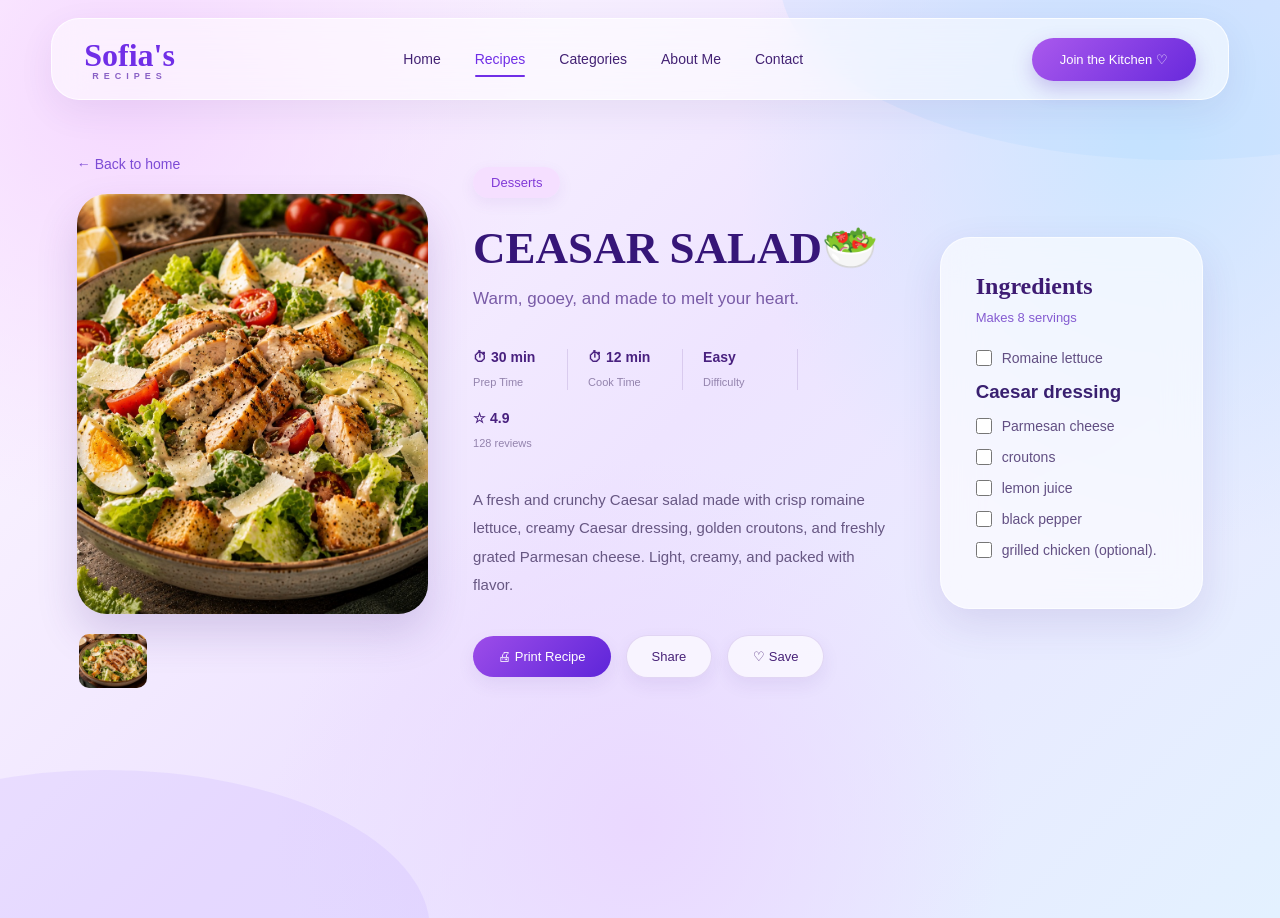
<file: cesarsalad.html>
<!DOCTYPE html>


<html>
<head>

    

    <title>Sofia's Recipes</title>

    <link rel="stylesheet" href="style.css">

</head>
<script>
    function changeImage(image){
        document.getElementById("mainImage").src=image.src;
    }
</script>
<body>

<header>

    <div class="logo">
        Sofia's
        <span>RECIPES</span>
    </div>

    <nav>

        <a href="index.html">Home</a>

        <a href="#" class="active">Recipes</a>

        <a href="#">Categories</a>

        <a href="#">About Me</a>

        <a href="#">Contact</a>

    </nav>

    <button class="join-btn">
        Join the Kitchen ♡
    </button>

</header>


<main class="recipe-page">


    <section class="recipe-image-section">

        <a class="back" href="index.html">
            ← Back to home
        </a>

        <img
            src="images/Ceasarsalad.jpeg"
            class="main-recipe-image"
            id="mainImage"
        >

        <div class="small-images">

            <img src="images/Ceasarsalad1.jpeg"
            onclick="changeImage(this)">
            
            
        </div>

    </section>

    <section class="recipe-info">

        <span class="category">
            Desserts
        </span>

        <h1>
           CEASAR SALAD🥗
        </h1>

        <h3>
            Warm, gooey, and made to melt your heart.
        </h3>


        <div class="details">

            <div>
                <b>⏱ 30 min</b>
                <span>Prep Time</span>
            </div>

            <div>
                <b>⏱ 12 min</b>
                <span>Cook Time</span>
            </div>

            <div>
                <b>Easy</b>
                <span>Difficulty</span>
            </div>

            <div>
                <b>☆ 4.9</b>
                <span>128 reviews</span>
            </div>

        </div>


        <p class="description">

        A fresh and crunchy Caesar salad made with crisp romaine lettuce,
         creamy Caesar dressing, golden croutons, and freshly grated Parmesan cheese. 
         Light, creamy, and packed with flavor.     

        </p>


        <div class="recipe-buttons">

            <button class="purple-btn">
                🖨 Print Recipe
            </button>

            <button>
                Share
            </button>

            <button>
                ♡ Save
            </button>

        </div>

    </section>


    <!-- INGREDIENTS -->

    <aside class="ingredients">

        <h2>
            Ingredients
        </h2>


        <p>
            Makes 8 servings
        </p>


        <label>
            <input type="checkbox">
             Romaine lettuce
        </label>


        


        <h3>
           Caesar dressing 
        </h3>


        <label>
            <input type="checkbox">
            Parmesan cheese
        </label>


        <label>
            <input type="checkbox">
           croutons
        </label>


        <label>
            <input type="checkbox">
             lemon juice
        </label>


        <label>
            <input type="checkbox">
            black pepper
        </label>


        <label>
            <input type="checkbox">
           grilled chicken (optional).
        </label>


    
    </aside>




</main>


</body>
</html>
</file>
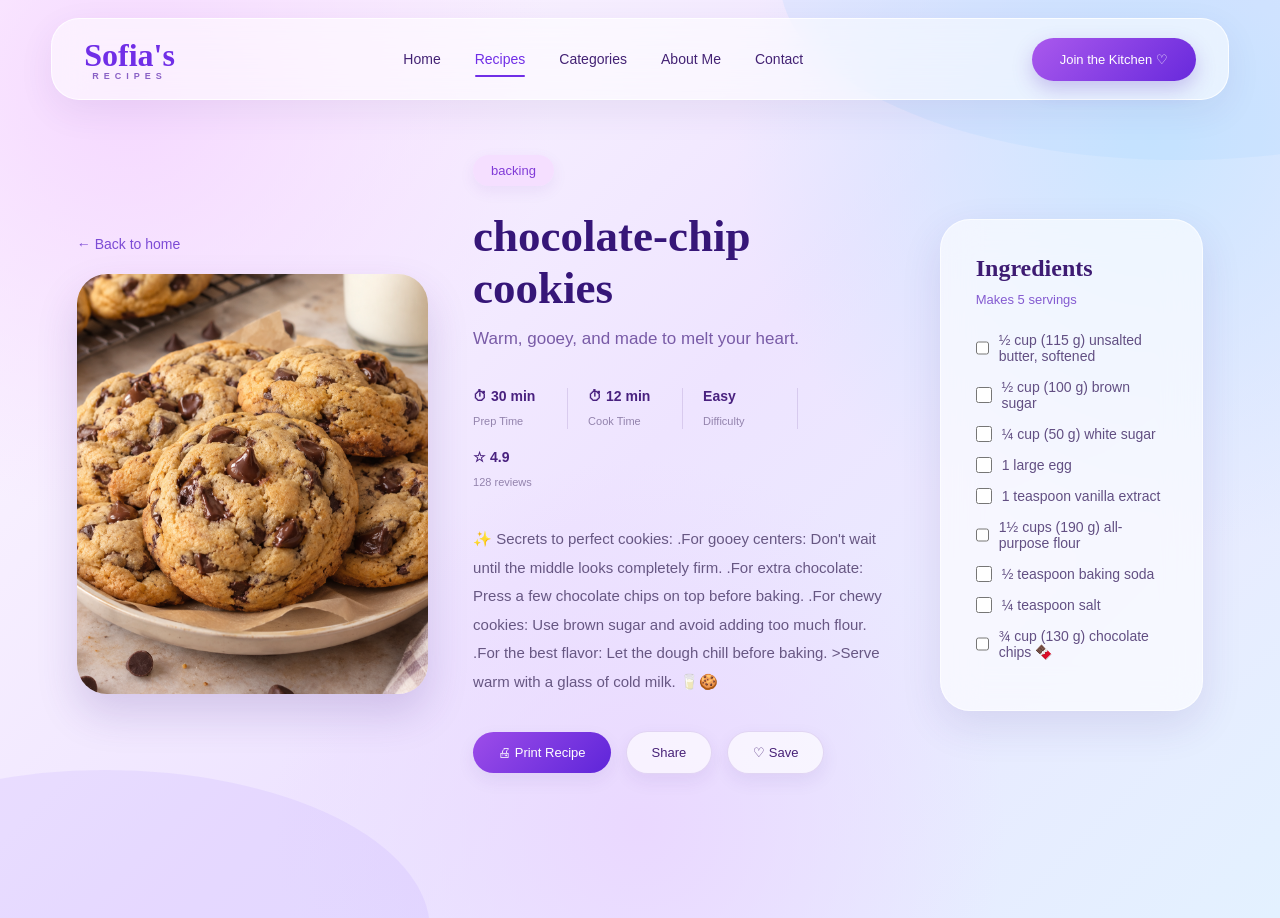
<file: chocolatechipcokies.html>
<!DOCTYPE html>


<html>
<head>

    

    <title>Sofia's Recipes</title>

    <link rel="stylesheet" href="style.css">

</head>
<script>
    function changeImage(image){
        document.getElementById("mainImage").src=image.src;
    }
</script>
<body>

<header>

    <div class="logo">
        Sofia's
        <span>RECIPES</span>
    </div>

    <nav>

        <a href="index.html">Home</a>

        <a href="#" class="active">Recipes</a>

        <a href="#">Categories</a>

        <a href="#">About Me</a>

        <a href="#">Contact</a>

    </nav>

    <button class="join-btn">
        Join the Kitchen ♡
    </button>

</header>


<main class="recipe-page">


    <section class="recipe-image-section">

        <a class="back" href="#">
            ← Back to home
        </a>

        <img
            src="images/chocolatechipcookies.png"
            class="main-recipe-image"
            id="mainImage"
        >

        
    </section>

    <section class="recipe-info">

        <span class="category">
            backing
        </span>

        <h1>
            chocolate-chip cookies
        </h1>

        <h3>
            Warm, gooey, and made to melt your heart.
        </h3>


        <div class="details">

            <div>
                <b>⏱ 30 min</b>
                <span>Prep Time</span>
            </div>

            <div>
                <b>⏱ 12 min</b>
                <span>Cook Time</span>
            </div>

            <div>
                <b>Easy</b>
                <span>Difficulty</span>
            </div>

            <div>
                <b>☆ 4.9</b>
                <span>128 reviews</span>
            </div>

        </div>


        <p class="description">

             ✨ Secrets to perfect cookies:

.For gooey centers: Don't wait until the middle looks completely firm.

.For extra chocolate: Press a few chocolate chips on top before baking.

.For chewy cookies: Use brown sugar and avoid adding too much flour.

.For the best flavor: Let the dough chill before baking.

>Serve warm with a glass of cold milk. 🥛🍪
        </p>


        <div class="recipe-buttons">

            <button class="purple-btn">
                🖨 Print Recipe
            </button>

            <button>
                Share
            </button>

            <button>
                ♡ Save
            </button>

        </div>

    </section>


    <!-- INGREDIENTS -->

    <aside class="ingredients">

        <h2>
            Ingredients
        </h2>


        <p>
            Makes 5 servings
        </p>


        <label>
            <input type="checkbox">
           ½ cup (115 g) unsalted butter, softened
        </label>


        <label>
            <input type="checkbox">
           ½ cup (100 g) brown sugar
            
        </label>


        


        <label>
            <input type="checkbox">
            ¼ cup (50 g) white sugar
        </label>


        <label>
            <input type="checkbox">
           1 large egg
        </label>


        <label>
            <input type="checkbox">
          1 teaspoon vanilla extract  
        </label>


        <label>
            <input type="checkbox">
           1½ cups (190 g) all-purpose flour
        </label>


        <label>
            <input type="checkbox">
           ½ teaspoon baking soda
        </label>


        <label>
            <input type="checkbox">
            ¼ teaspoon salt
        </label>


        


        <label>
            <input type="checkbox">
            ¾ cup (130 g) chocolate chips 🍫
        </label>


    </aside>




</main>


</body>
</html>
</file>
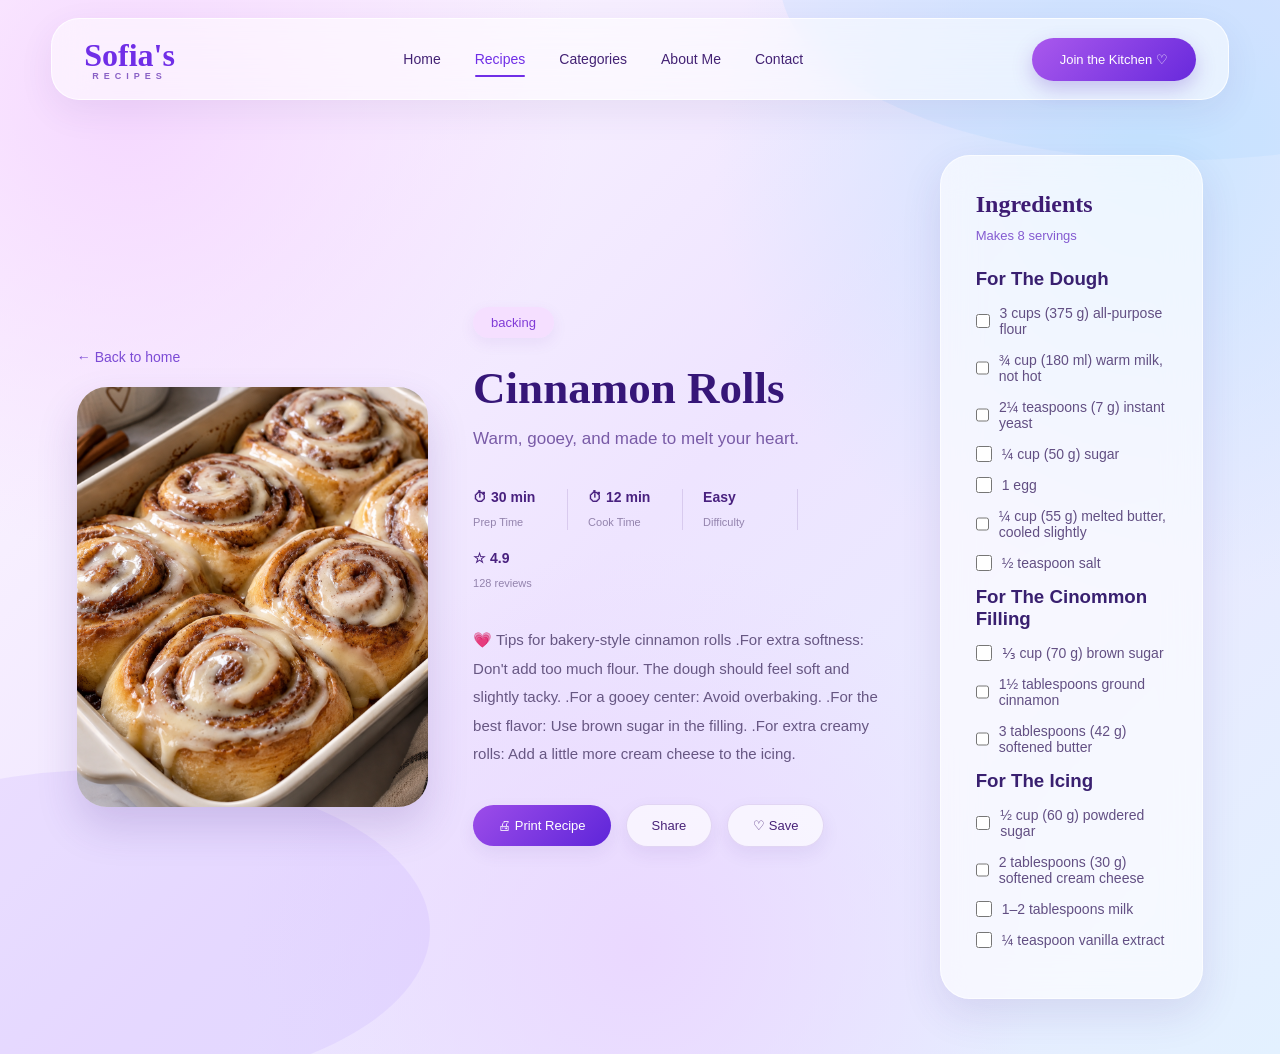
<file: cinnnomonrolls.html>
<!DOCTYPE html>


<html>
<head>

    

    <title>Sofia's Recipes</title>

    <link rel="stylesheet" href="style.css">

</head>
<script>
    function changeImage(image){
        document.getElementById("mainImage").src=image.src;
    }
</script>
<body>

<header>

    <div class="logo">
        Sofia's
        <span>RECIPES</span>
    </div>

    <nav>

        <a href="index.html">Home</a>

        <a href="#" class="active">Recipes</a>

        <a href="#">Categories</a>

        <a href="#">About Me</a>

        <a href="#">Contact</a>

    </nav>

    <button class="join-btn">
        Join the Kitchen ♡
    </button>

</header>


<main class="recipe-page">


    <section class="recipe-image-section">

        <a class="back" href="index.html">
            ← Back to home
        </a>

        <img
            src="images/cinnomonrolls.png"
            class="main-recipe-image"
            id="mainImage"
        >

        
    </section>

    <section class="recipe-info">

        <span class="category">
            backing
        </span>

        <h1>
            Cinnamon Rolls
        </h1>

        <h3>
            Warm, gooey, and made to melt your heart.
        </h3>


        <div class="details">

            <div>
                <b>⏱ 30 min</b>
                <span>Prep Time</span>
            </div>

            <div>
                <b>⏱ 12 min</b>
                <span>Cook Time</span>
            </div>

            <div>
                <b>Easy</b>
                <span>Difficulty</span>
            </div>

            <div>
                <b>☆ 4.9</b>
                <span>128 reviews</span>
            </div>

        </div>


        <p class="description">

             💗 Tips for bakery-style cinnamon rolls

.For extra softness: Don't add too much flour. The dough should feel soft and slightly tacky.

.For a gooey center: Avoid overbaking.

.For the best flavor: Use brown sugar in the filling.

.For extra creamy rolls: Add a little more cream cheese to the icing.
        </p>


        <div class="recipe-buttons">

            <button class="purple-btn">
                🖨 Print Recipe
            </button>

            <button>
                Share
            </button>

            <button>
                ♡ Save
            </button>

        </div>

    </section>


    <!-- INGREDIENTS -->

    <aside class="ingredients">

        <h2>
            Ingredients
        </h2>


        <p>
            Makes 8 servings
        </p>


        <h3>For The Dough</h3>


        
        <label>
            <input type="checkbox">
           3 cups (375 g) all-purpose flour
        </label>


        <label>
            <input type="checkbox">
           ¾ cup (180 ml) warm milk, not hot
            
        </label>

        <label>
            <input type="checkbox">
            2¼ teaspoons (7 g) instant yeast
        </label>


        <label>
            <input type="checkbox">
           ¼ cup (50 g) sugar
        </label>


        <label>
            <input type="checkbox">
          1 egg  
        </label>


        <label>
            <input type="checkbox">
           ¼ cup (55 g) melted butter, cooled slightly
        </label>


        <label>
            <input type="checkbox">
           ½ teaspoon salt
        </label>



        <h3>For The Cinommon Filling</h3>



        <label>
            <input type="checkbox">
           ⅓ cup (70 g) brown sugar

        </label>

        <label>
            <input type="checkbox">
           1½ tablespoons ground cinnamon
        </label>

        <label>
            <input type="checkbox">
            3 tablespoons (42 g) softened butter
        </label>



            <h3>For The Icing</h3>



        <label>
            <input type="checkbox">
           ½ cup (60 g) powdered sugar
        </label>

        <label>
            <input type="checkbox">
            2 tablespoons (30 g) softened cream cheese
        </label>

        <label>
            <input type="checkbox">
           1–2 tablespoons milk
        </label>

        <label>
            <input type="checkbox">
        ¼ teaspoon vanilla extract    
        </label>

    </aside>




</main>


</body>
</html>
</file>
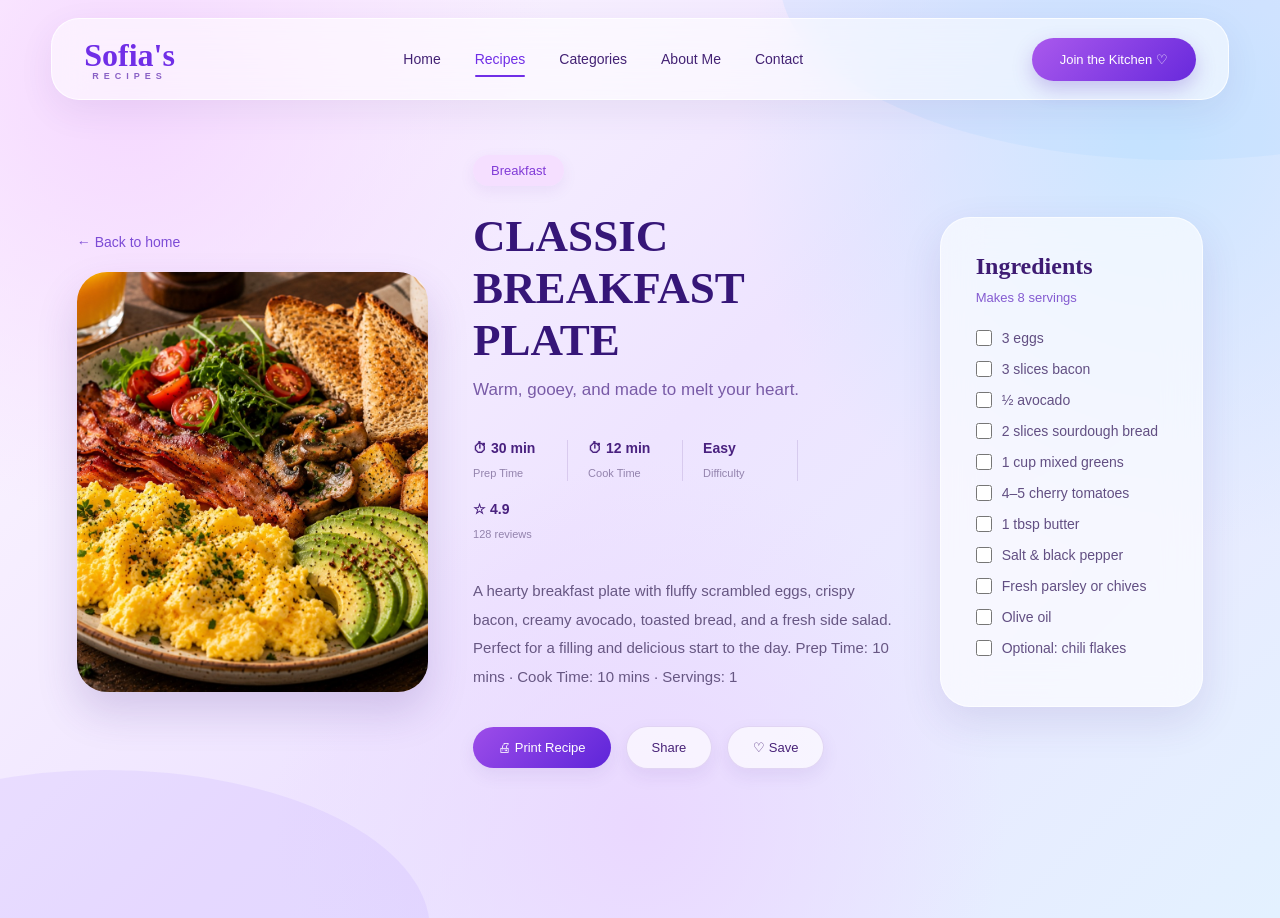
<file: classicbreakfastplate.html>
<!DOCTYPE html>


<html>
<head>

    

    <title>Sofia's Recipes</title>

    <link rel="stylesheet" href="style.css">

</head>
<script>
    function changeImage(image){
        document.getElementById("mainImage").src=image.src;
    }
</script>
<body>

<header>

    <div class="logo">
        Sofia's
        <span>RECIPES</span>
    </div>

    <nav>

        <a href="index.html">Home</a>

        <a href="breakfast.html" class="active">Recipes</a>

        <a href="#">Categories</a>

        <a href="#">About Me</a>

        <a href="#">Contact</a>

    </nav>

    <button class="join-btn">
        Join the Kitchen ♡
    </button>

</header>


<main class="recipe-page">


    <section class="recipe-image-section">

        <a class="back" href="index.html">
            ← Back to home
        </a>

        <img
            src="images/classicbreakfastplate.jpeg"
            class="main-recipe-image"
            id="mainImage"
        >

        

    </section>

    <section class="recipe-info">

        <span class="category">
           Breakfast
        </span>

        <h1>
            CLASSIC BREAKFAST PLATE
        </h1>

        <h3>
            Warm, gooey, and made to melt your heart.
        </h3>


        <div class="details">

            <div>
                <b>⏱ 30 min</b>
                <span>Prep Time</span>
            </div>

            <div>
                <b>⏱ 12 min</b>
                <span>Cook Time</span>
            </div>

            <div>
                <b>Easy</b>
                <span>Difficulty</span>
            </div>

            <div>
                <b>☆ 4.9</b>
                <span>128 reviews</span>
            </div>

        </div>


        <p class="description">

            A hearty breakfast plate with fluffy scrambled eggs, crispy bacon, creamy avocado,
             toasted bread, and a fresh side salad. Perfect for a filling and delicious start to the day.
            Prep Time: 10 mins · Cook Time: 10 mins · Servings: 1

        </p>


        <div class="recipe-buttons">

            <button class="purple-btn">
                🖨 Print Recipe
            </button>

            <button>
                Share
            </button>

            <button>
                ♡ Save
            </button>

        </div>

    </section>


    <!-- INGREDIENTS -->

    <aside class="ingredients">

        <h2>
            Ingredients
        </h2>


        <p>
            Makes 8 servings
        </p>


        <label>
            <input type="checkbox">
            3 eggs
        </label>


        <label>
            <input type="checkbox">
           3 slices bacon
        </label>


        


        <label>
            <input type="checkbox">
           ½ avocado
        </label>


        <label>
            <input type="checkbox">
          2 slices sourdough bread
        </label>


        <label>
            <input type="checkbox">
           1 cup mixed greens 
        </label>


        <label>
            <input type="checkbox">
            4–5 cherry tomatoes
        </label>


        <label>
            <input type="checkbox">
           1 tbsp butter
        </label>


        <label>
            <input type="checkbox">
           Salt & black pepper
        </label>


        


        <label>
            <input type="checkbox">
           Fresh parsley or chives 
        </label>


        <label>
            <input type="checkbox">
            Olive oil
        </label>


        <label>
            <input type="checkbox">
            Optional: chili flakes
        </label>

    </aside>




</main>


</body>
</html>
</file>
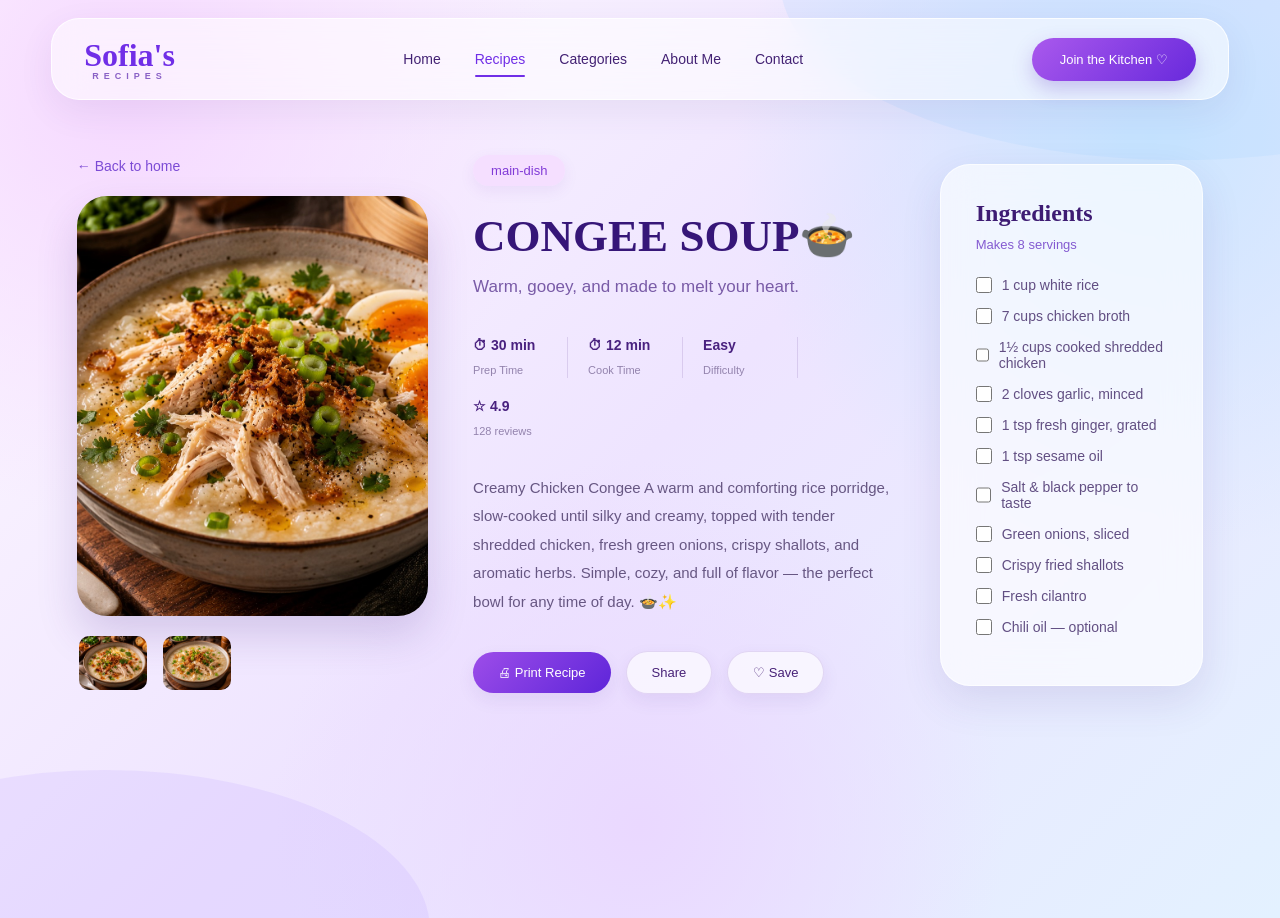
<file: Congeesoup.html>
<!DOCTYPE html>


<html>
<head>

    

    <title>Sofia's Recipes</title>

    <link rel="stylesheet" href="style.css">

</head>
<script>
    function changeImage(image){
        document.getElementById("mainImage").src=image.src;
    }
</script>
<body>

<header>

    <div class="logo">
        Sofia's
        <span>RECIPES</span>
    </div>

    <nav>

        <a href="index.html">Home</a>

        <a href="#" class="active">Recipes</a>

        <a href="#">Categories</a>

        <a href="#">About Me</a>

        <a href="#">Contact</a>

    </nav>

    <button class="join-btn">
        Join the Kitchen ♡
    </button>

</header>


<main class="recipe-page">


    <section class="recipe-image-section">

        <a class="back" href="index.html">
            ← Back to home
        </a>

        <img
            src="images/kongesoup.jpeg"
            class="main-recipe-image"
            id="mainImage"
        >

        <div class="small-images">

            <img src="images/konge2.jpeg"
            onclick="changeImage(this)">
            <img src="images/konge1.jpeg"
             onclick="changeImage(this)">
            
        </div>

    </section>

    <section class="recipe-info">

        <span class="category">
            main-dish
        </span>

        <h1>
            CONGEE SOUP🍲
        </h1>

        <h3>
            Warm, gooey, and made to melt your heart.
        </h3>


        <div class="details">

            <div>
                <b>⏱ 30 min</b>
                <span>Prep Time</span>
            </div>

            <div>
                <b>⏱ 12 min</b>
                <span>Cook Time</span>
            </div>

            <div>
                <b>Easy</b>
                <span>Difficulty</span>
            </div>

            <div>
                <b>☆ 4.9</b>
                <span>128 reviews</span>
            </div>

        </div>


        <p class="description">

             Creamy Chicken Congee
            A warm and comforting rice porridge, slow-cooked until silky and creamy,
        topped with tender shredded chicken, fresh green onions, crispy shallots, and aromatic herbs.
        Simple, cozy, and full of flavor — the perfect bowl for any time of day. 🍲✨

        </p>


        <div class="recipe-buttons">

            <button class="purple-btn">
                🖨 Print Recipe
            </button>

            <button>
                Share
            </button>

            <button>
                ♡ Save
            </button>

        </div>

    </section>


    <!-- INGREDIENTS -->

    <aside class="ingredients">

        <h2>
            Ingredients
        </h2>


        <p>
            Makes 8 servings
        </p>


        <label>
            <input type="checkbox">
            1 cup white rice
        </label>


        <label>
            <input type="checkbox">
           7 cups chicken broth
        </label>


        


        <label>
            <input type="checkbox">
            1½ cups cooked shredded chicken
        </label>


        <label>
            <input type="checkbox">
           2 cloves garlic, minced
        </label>


        <label>
            <input type="checkbox">
            1 tsp fresh ginger, grated
        </label>


        <label>
            <input type="checkbox">
            1 tsp sesame oil
        </label>


        <label>
            <input type="checkbox">
           Salt & black pepper to taste
        </label>


        <label>
            <input type="checkbox">
            Green onions, sliced
        </label>


        


        <label>
            <input type="checkbox">
            Crispy fried shallots
        </label>


        <label>
            <input type="checkbox">
            Fresh cilantro
        </label>


        <label>
            <input type="checkbox">
            Chili oil — optional
        </label>

    </aside>




</main>


</body>
</html>
</file>
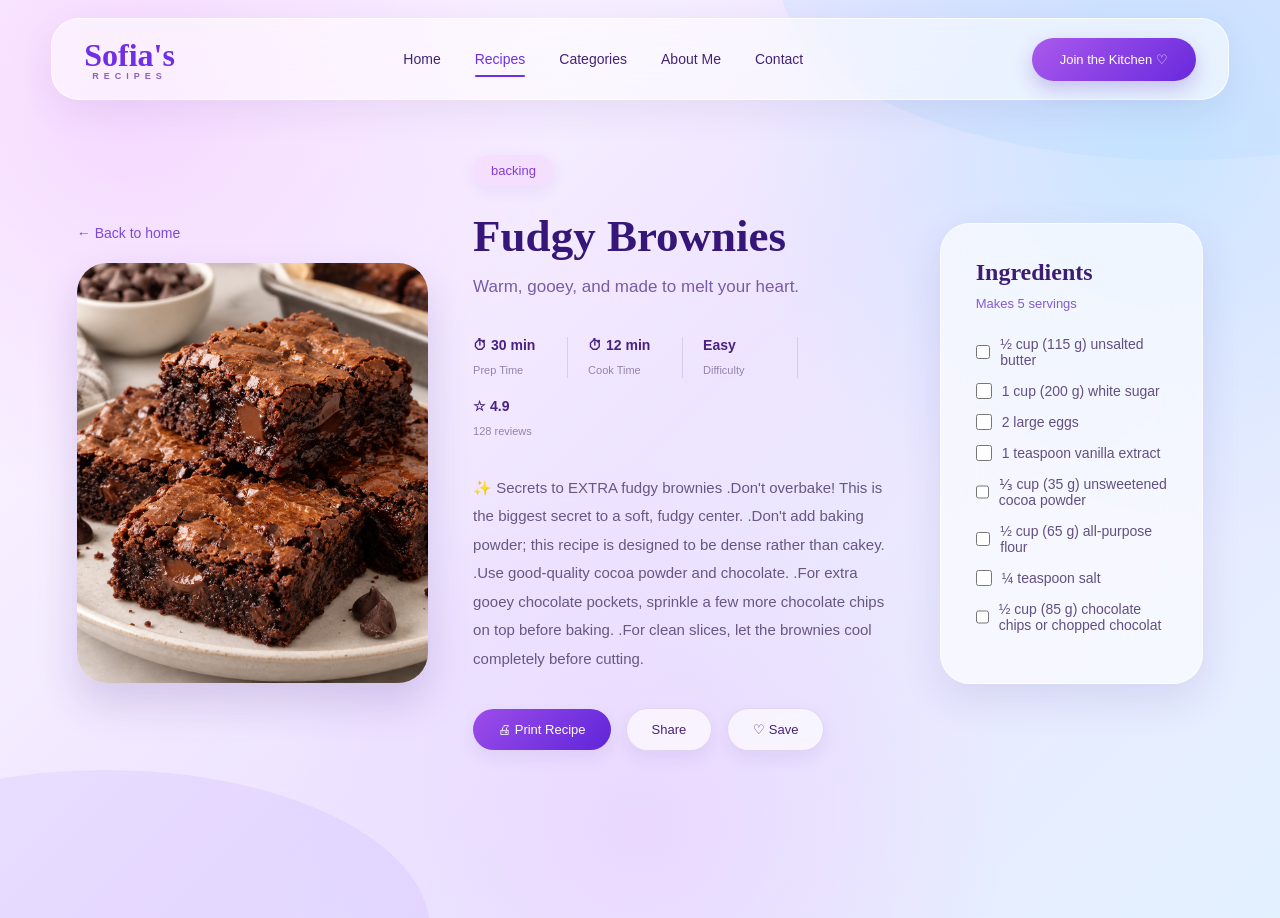
<file: fudgy-brownies.html>
<!DOCTYPE html>


<html>
<head>

    

    <title>Sofia's Recipes</title>

    <link rel="stylesheet" href="style.css">

</head>
<script>
    function changeImage(image){
        document.getElementById("mainImage").src=image.src;
    }
</script>
<body>

<header>

    <div class="logo">
        Sofia's
        <span>RECIPES</span>
    </div>

    <nav>

        <a href="index.html">Home</a>

        <a href="#" class="active">Recipes</a>

        <a href="#">Categories</a>

        <a href="#">About Me</a>

        <a href="#">Contact</a>

    </nav>

    <button class="join-btn">
        Join the Kitchen ♡
    </button>

</header>


<main class="recipe-page">


    <section class="recipe-image-section">

        <a class="back" href="#">
            ← Back to home
        </a>

        <img
            src="images/fudgybrownies.png"
            class="main-recipe-image"
            id="mainImage"
        >

        
    </section>

    <section class="recipe-info">

        <span class="category">
            backing
        </span>

        <h1>
           Fudgy Brownies
        </h1>

        <h3>
            Warm, gooey, and made to melt your heart.
        </h3>


        <div class="details">

            <div>
                <b>⏱ 30 min</b>
                <span>Prep Time</span>
            </div>

            <div>
                <b>⏱ 12 min</b>
                <span>Cook Time</span>
            </div>

            <div>
                <b>Easy</b>
                <span>Difficulty</span>
            </div>

            <div>
                <b>☆ 4.9</b>
                <span>128 reviews</span>
            </div>

        </div>


        <p class="description">

             ✨ Secrets to EXTRA fudgy brownies

.Don't overbake! This is the biggest secret to a soft, fudgy center.

.Don't add baking powder; this recipe is designed to be dense rather than cakey.

.Use good-quality cocoa powder and chocolate.

.For extra gooey chocolate pockets, sprinkle a few more chocolate chips on top before baking.

.For clean slices, let the brownies cool completely before cutting.
        </p>


        <div class="recipe-buttons">

            <button class="purple-btn">
                🖨 Print Recipe
            </button>

            <button>
                Share
            </button>

            <button>
                ♡ Save
            </button>

        </div>

    </section>


    <!-- INGREDIENTS -->

    <aside class="ingredients">

        <h2>
            Ingredients
        </h2>


        <p>
            Makes 5 servings
        </p>


        <label>
            <input type="checkbox">
           ½ cup (115 g) unsalted butter
        </label>


        <label>
            <input type="checkbox">
           1 cup (200 g) white sugar
            
        </label>


        


        

        <label>
            <input type="checkbox">
           2 large eggs
        </label>


        <label>
            <input type="checkbox">
          1 teaspoon vanilla extract  
        </label>


        <label>
            <input type="checkbox">
           ⅓ cup (35 g) unsweetened cocoa powder
        </label>


        <label>
            <input type="checkbox">
          ½ cup (65 g) all-purpose flour
        </label>


        <label>
            <input type="checkbox">
            ¼ teaspoon salt
        </label>


        


        <label>
            <input type="checkbox">
            ½ cup (85 g) chocolate chips or chopped chocolat
        </label>


    </aside>




</main>


</body>
</html>
</file>
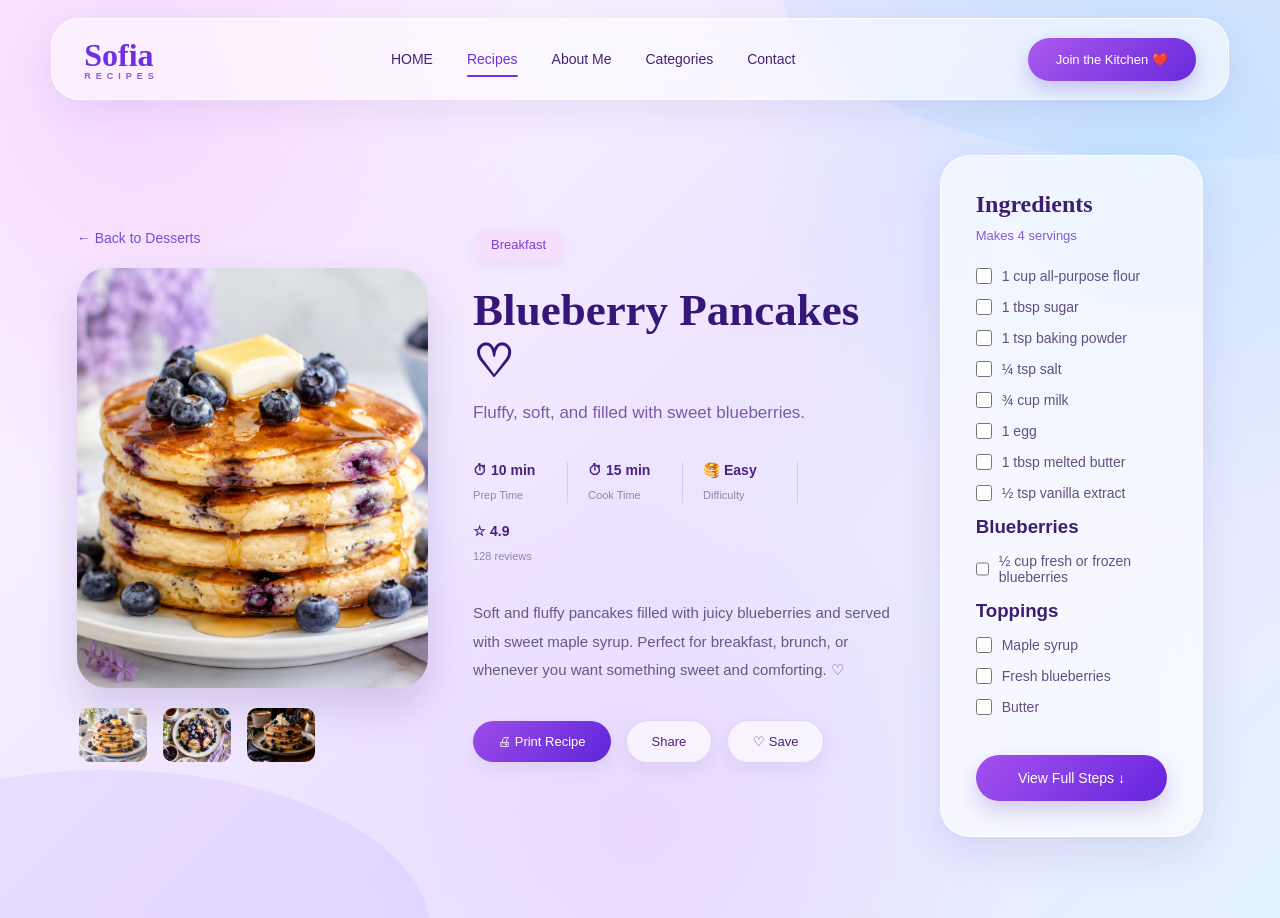
<file: pancake.html>
<!DOCTYPE html>
<html>

<head>

    <meta charset="UTF-8">

    <title>Blueberry Pancakes - Sofia's Recipes</title>

    <link rel="stylesheet" href="style.css">

    <script>
        function changeImage(image) {
            document.getElementById("mainImage").src = image.src;
        }
    </script>

</head>


<body>

<header>

    <div class="logo">
        Sofia
        <span>
            RECIPES
        </span>
    </div>


    <nav>

        <a href="index.html">
            HOME
        </a>

        <a href="desserts.html" class="active">
            Recipes
        </a>

        <a href="#">
            About Me
        </a>

        <a href="#">
            Categories
        </a>

        <a href="#">
            Contact
        </a>

    </nav>


    <button class="join-btn">
        Join the Kitchen ❤️
    </button>

</header>


<main class="recipe-page">


    <!-- =========================
         IMAGE SECTION
    ========================== -->

    <section class="recipe-image-section">

        <a class="back" href="index.html">
            ← Back to Desserts
        </a>


        <img
            src="images/pancake.png"
            class="main-recipe-image"
            id="mainImage"
            alt="Blueberry Pancakes"
        >


        <div class="small-images">

            <img
                src="images/pancake1.jpeg"
                alt="Blueberry Pancakes"
                onclick="changeImage(this)"
            >

            <img
                src="images/pancake2.jpeg"
                alt="Blueberry Pancakes"
                onclick="changeImage(this)"
            >

            <img
                src="images/pancake3.jpeg"
                alt="Blueberry Pancakes"
                onclick="changeImage(this)"
            >

        </div>

    </section>


    <!-- =========================
         RECIPE INFORMATION
    ========================== -->

    <section class="recipe-info">

        <span class="category">
            Breakfast
        </span>


        <h1>
            Blueberry Pancakes ♡
        </h1>


        <h3>
            Fluffy, soft, and filled with sweet blueberries.
        </h3>


        <div class="details">

            <div>

                <b>
                    ⏱ 10 min
                </b>

                <span>
                    Prep Time
                </span>

            </div>


            <div>

                <b>
                    ⏱ 15 min
                </b>

                <span>
                    Cook Time
                </span>

            </div>


            <div>

                <b>
                    🥞 Easy
                </b>

                <span>
                    Difficulty
                </span>

            </div>


            <div>

                <b>
                    ☆ 4.9
                </b>

                <span>
                    128 reviews
                </span>

            </div>

        </div>


        <p class="description">

            Soft and fluffy pancakes filled with juicy blueberries
            and served with sweet maple syrup.

            Perfect for breakfast, brunch,
            or whenever you want something sweet and comforting. ♡

        </p>


        <div class="recipe-buttons">

            <button class="purple-btn">
                🖨 Print Recipe
            </button>


            <button>
                Share
            </button>


            <button>
                ♡ Save
            </button>

        </div>

    </section>


    <!-- =========================
         INGREDIENTS
    ========================== -->

    <aside class="ingredients">

        <h2>
            Ingredients
        </h2>


        <p>
            Makes 4 servings
        </p>


        <label>
            <input type="checkbox">
            1 cup all-purpose flour
        </label>


        <label>
            <input type="checkbox">
            1 tbsp sugar
        </label>


        <label>
            <input type="checkbox">
            1 tsp baking powder
        </label>


        <label>
            <input type="checkbox">
            ¼ tsp salt
        </label>


        <label>
            <input type="checkbox">
            ¾ cup milk
        </label>


        <label>
            <input type="checkbox">
            1 egg
        </label>


        <label>
            <input type="checkbox">
            1 tbsp melted butter
        </label>


        <label>
            <input type="checkbox">
            ½ tsp vanilla extract
        </label>


        <h3>
            Blueberries
        </h3>


        <label>
            <input type="checkbox">
            ½ cup fresh or frozen blueberries
        </label>


        <h3>
            Toppings
        </h3>


        <label>
            <input type="checkbox">
            Maple syrup
        </label>


        <label>
            <input type="checkbox">
            Fresh blueberries
        </label>


        <label>
            <input type="checkbox">
            Butter
        </label>


        <button class="steps-btn">
            View Full Steps ↓
        </button>

    </aside>


</main>


</body>

</html>
</file>
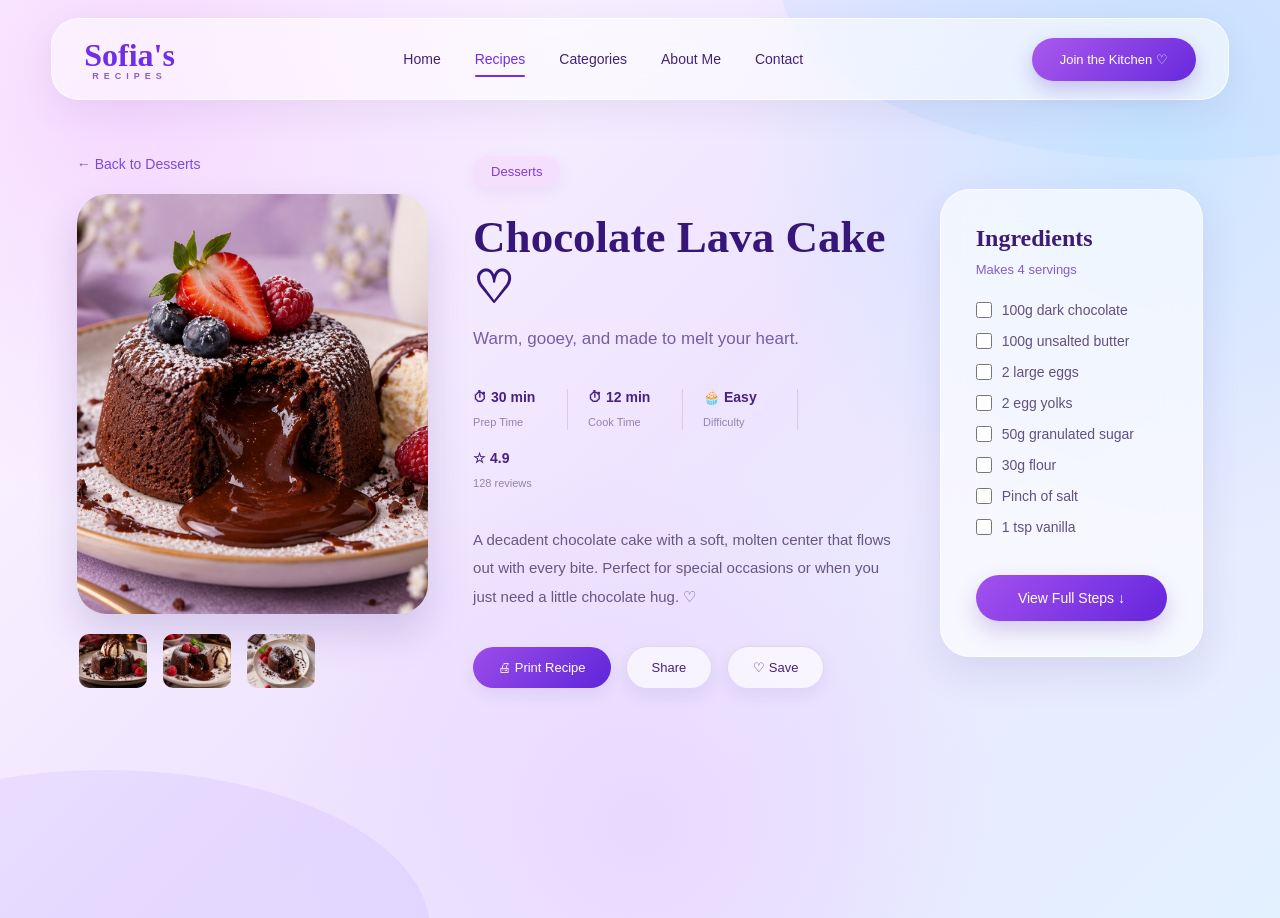
<file: recipes.html>
<!DOCTYPE html>
<html>
<head>

    <meta charset="UTF-8">

    <title>Sofia's Recipes</title>

    <link rel="stylesheet" href="style.css">

</head>
<script>
    function changeImage(image){
        document.getElementById("mainImage").src=image.src;
    }
</script>
<body>

<header>

    <div class="logo">
        Sofia's
        <span>RECIPES</span>
    </div>

    <nav>

        <a href="index.html">Home</a>

        <a href="desserts.html" class="active">Recipes</a>

        <a href="#">Categories</a>

        <a href="#">About Me</a>

        <a href="#">Contact</a>

    </nav>

    <button class="join-btn">
        Join the Kitchen ♡
    </button>

</header>


<main class="recipe-page">


    <!-- LEFT SIDE -->

    <section class="recipe-image-section">

        <a class="back" href="index.html">
            ← Back to Desserts
        </a>

        <img
            src="images/lava-cake.jpg"
            class="main-recipe-image"
            id="mainImage"
        >

        <div class="small-images">

            <img src="images/lava-cake1.jpeg"
            onclick="changeImage(this)">
            <img src="images/lava-cake2.jpeg"
             onclick="changeImage(this)">
            <img src="images/lava-cake3.jpeg"
             onclick="changeImage(this)">

        </div>

    </section>



    <!-- MIDDLE -->

    <section class="recipe-info">

        <span class="category">
            Desserts
        </span>

        <h1>
            Chocolate Lava Cake ♡
        </h1>

        <h3>
            Warm, gooey, and made to melt your heart.
        </h3>


        <div class="details">

            <div>
                <b>⏱ 30 min</b>
                <span>Prep Time</span>
            </div>

            <div>
                <b>⏱ 12 min</b>
                <span>Cook Time</span>
            </div>

            <div>
                <b>🧁 Easy</b>
                <span>Difficulty</span>
            </div>

            <div>
                <b>☆ 4.9</b>
                <span>128 reviews</span>
            </div>

        </div>


        <p class="description">

            A decadent chocolate cake with a soft,
            molten center that flows out with every bite.

            Perfect for special occasions or when
            you just need a little chocolate hug. ♡

        </p>


        <div class="recipe-buttons">

            <button class="purple-btn">
                🖨 Print Recipe
            </button>

            <button>
                Share
            </button>

            <button>
                ♡ Save
            </button>

        </div>

    </section>



    <!-- INGREDIENTS -->

    <aside class="ingredients">

        <h2>Ingredients</h2>

        <p>Makes 4 servings</p>

        <label>
            <input type="checkbox">
            100g dark chocolate
        </label>

        <label>
            <input type="checkbox">
            100g unsalted butter
        </label>

        <label>
            <input type="checkbox">
            2 large eggs
        </label>

        <label>
            <input type="checkbox">
            2 egg yolks
        </label>

        <label>
            <input type="checkbox">
            50g granulated sugar
        </label>

        <label>
            <input type="checkbox">
            30g flour
        </label>

        <label>
            <input type="checkbox">
            Pinch of salt
        </label>

        <label>
            <input type="checkbox">
            1 tsp vanilla
        </label>

        <button class="steps-btn">
            View Full Steps ↓
        </button>

    </aside>


</main>


</body>
</html>
</file>
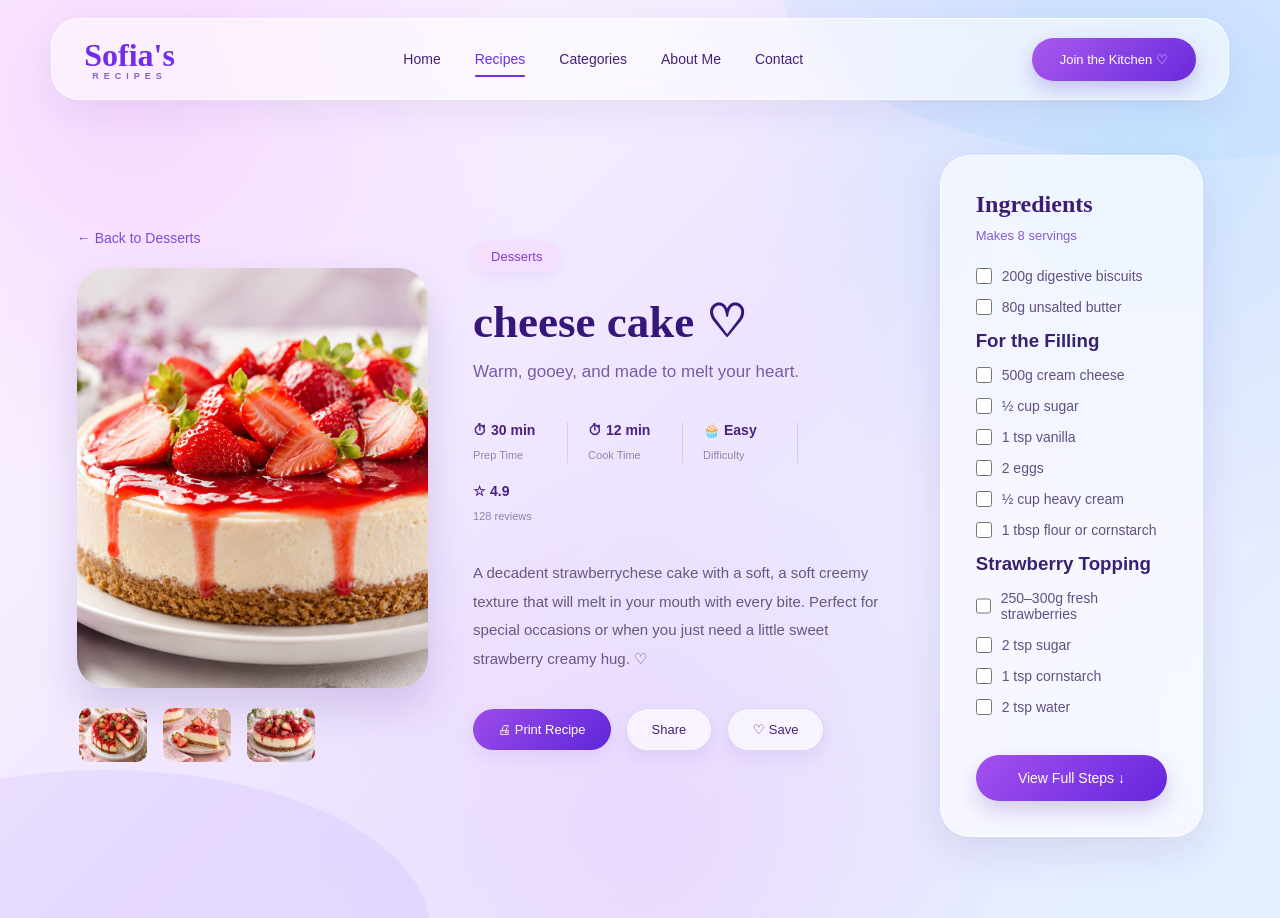
<file: strawberrycheescake.html>
<!DOCTYPE html>
<html>
<head>

    

    <title>Sofia's Recipes</title>

    <link rel="stylesheet" href="style.css">

</head>
<script>
    function changeImage(image){
        document.getElementById("mainImage").src=image.src;
    }
</script>
<body>

<header>

    <div class="logo">
        Sofia's
        <span>RECIPES</span>
    </div>

    <nav>

        <a href="index.html">Home</a>

        <a href="desserts.html" class="active">Recipes</a>

        <a href="#">Categories</a>

        <a href="#">About Me</a>

        <a href="#">Contact</a>

    </nav>

    <button class="join-btn">
        Join the Kitchen ♡
    </button>

</header>


<main class="recipe-page">


    <section class="recipe-image-section">

        <a class="back" href="index.html">
            ← Back to Desserts
        </a>

        <img
            src="images/cheesecake.jpeg"
            class="main-recipe-image"
            id="mainImage"
        >

        <div class="small-images">

            <img src="images/cheesecake1.jpeg"
            onclick="changeImage(this)">
            <img src="images/cheesecake2.jpeg"
             onclick="changeImage(this)">
            <img src="images/cheesecake3.jpeg"
             onclick="changeImage(this)">

        </div>

    </section>

    <section class="recipe-info">

        <span class="category">
            Desserts
        </span>

        <h1>
            cheese cake ♡
        </h1>

        <h3>
            Warm, gooey, and made to melt your heart.
        </h3>


        <div class="details">

            <div>
                <b>⏱ 30 min</b>
                <span>Prep Time</span>
            </div>

            <div>
                <b>⏱ 12 min</b>
                <span>Cook Time</span>
            </div>

            <div>
                <b>🧁 Easy</b>
                <span>Difficulty</span>
            </div>

            <div>
                <b>☆ 4.9</b>
                <span>128 reviews</span>
            </div>

        </div>


        <p class="description">

            A decadent strawberrychese cake with a soft,
            a soft creemy texture that will melt in your mouth with every bite.

            Perfect for special occasions or when
            you just need a little sweet strawberry creamy hug. ♡

        </p>


        <div class="recipe-buttons">

            <button class="purple-btn">
                🖨 Print Recipe
            </button>

            <button>
                Share
            </button>

            <button>
                ♡ Save
            </button>

        </div>

    </section>


    <!-- INGREDIENTS -->

    <aside class="ingredients">

        <h2>
            Ingredients
        </h2>


        <p>
            Makes 8 servings
        </p>


        <label>
            <input type="checkbox">
            200g digestive biscuits
        </label>


        <label>
            <input type="checkbox">
            80g unsalted butter
        </label>


        <h3>
            For the Filling
        </h3>


        <label>
            <input type="checkbox">
            500g cream cheese
        </label>


        <label>
            <input type="checkbox">
            ½ cup sugar
        </label>


        <label>
            <input type="checkbox">
            1 tsp vanilla
        </label>


        <label>
            <input type="checkbox">
            2 eggs
        </label>


        <label>
            <input type="checkbox">
            ½ cup heavy cream
        </label>


        <label>
            <input type="checkbox">
            1 tbsp flour or cornstarch
        </label>


        <h3>
            Strawberry Topping
        </h3>


        <label>
            <input type="checkbox">
            250–300g fresh strawberries
        </label>


        <label>
            <input type="checkbox">
            2 tsp sugar
        </label>


        <label>
            <input type="checkbox">
            1 tsp cornstarch
        </label>


        <label>
            <input type="checkbox">
            2 tsp water
        </label>


        <button class="steps-btn">
            View Full Steps ↓
        </button>

    </aside>




</main>


</body>
</html>
</file>
<file: style.css>
/* =====================================================
   RESET
===================================================== */

* {
    margin: 0;
    padding: 0;
    box-sizing: border-box;
}

html {
    scroll-behavior: smooth;
}

body {
    min-height: 100vh;

    font-family:
        Arial,
        Helvetica,
        sans-serif;

    color: #392070;

    overflow-x: hidden;

    background:
        radial-gradient(
            circle at 10% 10%,
            #f5d8ff 0%,
            transparent 30%
        ),

        radial-gradient(
            circle at 90% 15%,
            #cce6ff 0%,
            transparent 30%
        ),

        radial-gradient(
            circle at 50% 90%,
            #ead8ff 0%,
            transparent 35%
        ),

        linear-gradient(
            135deg,
            #fff9ff,
            #eee4ff,
            #e3f1ff
        );
}


/* =====================================================
   BACKGROUND DECORATION
===================================================== */

body::before {
    content: "";

    position: fixed;

    width: 650px;
    height: 320px;

    left: -220px;
    bottom: -190px;

    border-radius: 50%;

    background: #bda3ff;

    opacity: 0.18;

    z-index: -1;
}


body::after {
    content: "";

    position: fixed;

    width: 800px;
    height: 360px;

    right: -300px;
    top: -200px;

    border-radius: 50%;

    background: #9fd0ff;

    opacity: 0.18;

    z-index: -1;
}


/* =====================================================
   HEADER
===================================================== */

header {
    width: 92%;
    max-width: 1400px;

    height: 82px;

    margin: 18px auto 0;

    padding: 0 32px;

    display: flex;

    align-items: center;

    justify-content: space-between;

    position: relative;

    z-index: 20;

    border-radius: 28px;

    background:
        rgba(255, 255, 255, 0.56);

    backdrop-filter:
        blur(18px);

    border:
        1px solid
        rgba(255, 255, 255, 0.80);

    box-shadow:
        0 12px 35px
        rgba(76, 45, 130, 0.08);
}


/* =====================================================
   LOGO
===================================================== */

.logo {
    font-size: 32px;

    font-family:
        "Brush Script MT",
        "Segoe Script",
        cursive;

    color: #702ee7;

    font-weight: bold;
}


.logo span {
    display: block;

    margin-top: -3px;

    font-family:
        Arial,
        sans-serif;

    font-size: 9px;

    letter-spacing: 5px;

    text-align: center;

    color: #8a61c6;
}


/* =====================================================
   NAVIGATION
===================================================== */

nav {
    display: flex;

    align-items: center;

    gap: 34px;
}


nav a {
    position: relative;

    text-decoration: none;

    color: #432274;

    font-size: 14px;

    transition: 0.3s;
}


nav a:hover {
    color: #8a3df0;
}


nav a::after {
    content: "";

    position: absolute;

    left: 50%;
    bottom: -10px;

    width: 0;
    height: 2px;

    border-radius: 10px;

    background: #702ee7;

    transition: 0.3s;
}


nav a:hover::after {
    width: 100%;
    left: 0;
}


nav a.active {
    color: #702ee7;
}


nav a.active::after {
    width: 100%;
    left: 0;
}


/* =====================================================
   JOIN BUTTON
===================================================== */

.join-btn {
    padding: 14px 28px;

    border: none;

    border-radius: 30px;

    color: white;

    font-size: 13px;

    cursor: pointer;

    background:
        linear-gradient(
            135deg,
            #aa59ed,
            #6829dc
        );

    box-shadow:
        0 8px 20px
        rgba(91, 41, 190, 0.25);

    transition: 0.3s;
}


.join-btn:hover {
    transform: translateY(-3px);

    box-shadow:
        0 13px 30px
        rgba(91, 41, 190, 0.35);
}


/* =====================================================
   HOME PAGE
===================================================== */


/* =========================
   HERO
========================= */

.hero {
    width: 90%;
    max-width: 1400px;

    min-height: 680px;

    margin: 35px auto 70px;

    padding: 60px 70px;

    display: grid;

    grid-template-columns:
        1.05fr
        0.95fr;

    align-items: center;

    gap: 70px;

    position: relative;

    overflow: hidden;

    border-radius: 55px;

    background:
        linear-gradient(
            135deg,
            rgba(255, 255, 255, 0.72),
            rgba(239, 226, 255, 0.62),
            rgba(214, 235, 255, 0.58)
        );

    border:
        1px solid
        rgba(255, 255, 255, 0.8);

    backdrop-filter:
        blur(18px);

    box-shadow:
        0 30px 80px
        rgba(83, 47, 147, 0.14);
}


.hero::before {
    content: "";

    position: absolute;

    width: 720px;
    height: 400px;

    right: -260px;
    bottom: -270px;

    border-radius: 50%;

    background:
        linear-gradient(
            135deg,
            #a986ff,
            #9fd8ff
        );

    opacity: 0.24;
}


.hero::after {
    content: "";

    position: absolute;

    width: 330px;
    height: 330px;

    left: -170px;
    top: -160px;

    border-radius: 50%;

    background: #f0bdf6;

    opacity: 0.24;

    filter: blur(10px);
}


/* =========================
   HERO TEXT
========================= */

.hero-text {
    position: relative;

    z-index: 3;
}


.hero-small {
    display: inline-block;

    padding: 9px 18px;

    margin-bottom: 20px;

    border-radius: 30px;

    background:
        rgba(255, 255, 255, 0.65);

    color: #9155ce;

    font-size: 13px;

    letter-spacing: 1px;

    box-shadow:
        0 8px 22px
        rgba(101, 60, 150, 0.08);
}


.hero-text h1 {
    margin: 0;

    font-family:
        "Brush Script MT",
        "Segoe Script",
        cursive;

    font-size: 92px;

    line-height: 0.9;

    font-weight: normal;

    color: #6f35d6;

    text-shadow:
        0 8px 22px
        rgba(95, 45, 180, 0.10);
}


.hero-text h1 span {
    display: block;

    margin-top: 18px;

    font-family:
        Georgia,
        "Times New Roman",
        serif;

    font-size: 25px;

    font-weight: 600;

    letter-spacing: 12px;

    text-transform: uppercase;

    color: #9a78cc;
}


.hero-text h2 {
    max-width: 580px;

    margin-top: 35px;
    margin-bottom: 18px;

    font-family:
        Georgia,
        "Times New Roman",
        serif;

    font-size: 29px;

    line-height: 1.45;

    font-weight: 500;

    color: #3b216d;
}


.hero-text > p {
    max-width: 520px;

    font-size: 15px;

    line-height: 1.9;

    color: #7f6b98;
}


/* =========================
   HERO BUTTONS
========================= */

.hero-buttons {
    display: flex;

    align-items: center;

    gap: 18px;

    margin-top: 35px;
}


.hero-buttons a {
    text-decoration: none;

    transition:
        transform 0.3s,
        box-shadow 0.3s,
        background 0.3s;
}


.explore-btn {
    padding: 16px 30px;

    border-radius: 35px;

    color: white;

    font-size: 14px;

    background:
        linear-gradient(
            135deg,
            #aa59ed,
            #7130df
        );

    box-shadow:
        0 12px 28px
        rgba(99, 46, 184, 0.28);
}


.explore-btn:hover {
    transform:
        translateY(-4px)
        scale(1.02);

    box-shadow:
        0 18px 38px
        rgba(99, 46, 184, 0.34);
}


.secondary-btn {
    padding: 15px 27px;

    border-radius: 35px;

    color: #61308f;

    background:
        rgba(255, 255, 255, 0.70);

    border:
        1px solid
        rgba(148, 93, 215, 0.16);

    box-shadow:
        0 9px 25px
        rgba(90, 50, 135, 0.08);
}


.secondary-btn:hover {
    transform: translateY(-4px);

    background: white;
}


/* =========================
   HERO IMAGE
========================= */

.hero-image {
    min-height: 520px;

    display: flex;

    align-items: center;

    justify-content: center;

    position: relative;

    z-index: 2;
}


.image-glow {
    position: absolute;

    width: 480px;
    height: 480px;

    border-radius: 50%;

    background:
        linear-gradient(
            135deg,
            rgba(191, 151, 255, 0.55),
            rgba(154, 215, 255, 0.55),
            rgba(255, 196, 234, 0.48)
        );

    filter: blur(8px);
}


.hero-image img {
    width: 440px;
    height: 500px;

    object-fit: cover;

    position: relative;

    z-index: 2;

    border-radius:
        46%
        54%
        43%
        57%;

    border:
        10px solid
        rgba(255, 255, 255, 0.72);

    box-shadow:
        0 30px 65px
        rgba(70, 40, 125, 0.20);

    transition: 0.5s;
}


.hero-image img:hover {
    transform:
        translateY(-7px)
        rotate(1deg);
}


.floating-message {
    position: absolute;

    z-index: 4;

    left: 2%;
    bottom: 50px;

    width: 125px;
    height: 125px;

    display: flex;

    align-items: center;

    justify-content: center;

    text-align: center;

    border-radius: 50%;

    background:
        rgba(255, 240, 250, 0.88);

    border:
        5px solid
        rgba(255, 255, 255, 0.65);

    box-shadow:
        0 14px 35px
        rgba(109, 64, 158, 0.18);

    color: #713d92;

    font-family:
        Georgia,
        serif;

    font-size: 15px;

    line-height: 1.5;

    transform: rotate(-8deg);
}


/* =====================================================
   GENERAL SECTION TITLE
===================================================== */

.section-heading {
    max-width: 700px;

    margin:
        0 auto
        48px;

    text-align: center;
}


.section-heading p {
    margin-bottom: 10px;

    color: #a666d3;

    font-size: 13px;

    text-transform: uppercase;

    letter-spacing: 2px;
}


.section-heading h2 {
    font-family:
        Georgia,
        serif;

    font-size: 42px;

    line-height: 1.3;

    color: #40206f;
}


.section-heading h2 span {
    font-family:
        "Brush Script MT",
        "Segoe Script",
        cursive;

    font-size: 52px;

    font-weight: normal;

    color: #9450dd;
}


/* =====================================================
   HOME CATEGORIES
===================================================== */

.home-categories {
    width: 90%;
    max-width: 1250px;

    margin: 110px auto;
}


.category-cards {
    display: grid;

    grid-template-columns:
        repeat(5, 1fr);

    gap: 22px;
}


.category-box {
    min-height: 165px;

    display: flex;

    flex-direction: column;

    align-items: center;

    justify-content: center;

    gap: 17px;

    position: relative;

    overflow: hidden;

    text-decoration: none;

    border-radius: 30px;

    color: #502777;

    background:
        linear-gradient(
            145deg,
            rgba(255, 255, 255, 0.76),
            rgba(242, 228, 255, 0.60)
        );

    border:
        1px solid
        rgba(255, 255, 255, 0.82);

    box-shadow:
        0 15px 35px
        rgba(71, 43, 122, 0.09);

    transition: 0.35s;
}


.category-box::before {
    content: "";

    position: absolute;

    width: 130px;
    height: 130px;

    right: -70px;
    bottom: -75px;

    border-radius: 50%;

    background: #b99af4;

    opacity: 0.16;
}


.category-box div {
    position: relative;

    z-index: 2;

    font-size: 42px;

    transition: 0.35s;
}


.category-box h3 {
    position: relative;

    z-index: 2;

    font-family:
        Georgia,
        serif;

    font-size: 15px;

    font-weight: 600;
}


.category-box:hover {
    transform: translateY(-9px);

    background:
        linear-gradient(
            145deg,
            rgba(252, 238, 255, 0.95),
            rgba(224, 230, 255, 0.88)
        );

    box-shadow:
        0 22px 45px
        rgba(84, 46, 145, 0.16);
}


.category-box:hover div {
    transform:
        scale(1.18)
        rotate(-7deg);
}


/* =====================================================
   HOME POPULAR RECIPES
===================================================== */

.popular-section {
    width: 90%;
    max-width: 1250px;

    margin: 115px auto;
}


.home-recipe-grid {
    display: grid;

    grid-template-columns:
        repeat(3, 1fr);

    gap: 30px;
}


.home-recipe-card {
    overflow: hidden;

    position: relative;

    border-radius: 34px;

    background:
        rgba(255, 255, 255, 0.72);

    border:
        1px solid
        rgba(255, 255, 255, 0.82);

    box-shadow:
        0 18px 42px
        rgba(76, 44, 130, 0.12);

    backdrop-filter:
        blur(15px);

    transition: 0.4s;
}


.home-recipe-card:hover {
    transform: translateY(-10px);

    box-shadow:
        0 27px 55px
        rgba(76, 44, 130, 0.20);
}


.home-recipe-card img {
    width: 100%;
    height: 280px;

    display: block;

    object-fit: cover;

    transition: 0.55s;
}


.home-recipe-card:hover img {
    transform: scale(1.07);
}


.home-recipe-card > div {
    padding:
        25px
        26px
        28px;
}


.home-recipe-card span {
    display: inline-block;

    margin-bottom: 9px;

    font-size: 13px;

    color: #9679b3;
}


.home-recipe-card h3 {
    margin-bottom: 8px;

    font-family:
        Georgia,
        serif;

    font-size: 21px;

    color: #3f206d;
}


.home-recipe-card p {
    margin-bottom: 20px;

    font-size: 14px;

    color: #88749c;
}


.home-recipe-card a {
    display: inline-block;

    text-decoration: none;

    color: #7432d9;

    font-size: 14px;

    font-weight: bold;

    transition: 0.3s;
}


.home-recipe-card a:hover {
    transform: translateX(5px);

    color: #a149e8;
}


/* =====================================================
   ABOUT
===================================================== */

.about-section {
    width: 84%;
    max-width: 1100px;

    margin: 120px auto;

    padding:
        55px
        65px;

    display: flex;

    align-items: center;

    justify-content: center;

    gap: 50px;

    position: relative;

    overflow: hidden;

    border-radius: 50px;

    background:
        linear-gradient(
            135deg,
            rgba(218, 188, 255, 0.62),
            rgba(194, 224, 255, 0.62),
            rgba(255, 220, 241, 0.48)
        );

    border:
        1px solid
        rgba(255, 255, 255, 0.68);

    box-shadow:
        0 22px 55px
        rgba(77, 43, 133, 0.13);
}


.about-section::after {
    content: "";

    position: absolute;

    width: 320px;
    height: 320px;

    right: -150px;
    top: -150px;

    border-radius: 50%;

    background: white;

    opacity: 0.18;
}


.about-icon {
    width: 120px;
    height: 120px;

    flex-shrink: 0;

    display: flex;

    align-items: center;

    justify-content: center;

    border-radius: 50%;

    font-size: 60px;

    background:
        rgba(255, 255, 255, 0.62);

    box-shadow:
        0 12px 32px
        rgba(82, 46, 135, 0.10);
}


.about-section h2 {
    position: relative;

    z-index: 2;

    margin-bottom: 14px;

    font-family:
        Georgia,
        serif;

    font-size: 31px;

    line-height: 1.35;

    color: #452273;
}


.about-section p {
    position: relative;

    z-index: 2;

    max-width: 600px;

    color: #725c8b;

    line-height: 1.8;
}


/* =====================================================
   RECIPES PAGE
===================================================== */

.desserts-page {
    width: 90%;
    max-width: 1400px;

    margin: 55px auto;

    display: grid;

    grid-template-columns:
        230px
        1fr;

    gap: 45px;
}


/* =========================
   SIDEBAR
========================= */

.categories-menu {
    height: fit-content;

    padding:
        30px
        20px;

    border-radius: 30px;

    background:
        rgba(255, 255, 255, 0.58);

    backdrop-filter:
        blur(18px);

    border:
        1px solid
        rgba(255, 255, 255, 0.7);

    box-shadow:
        0 15px 40px
        rgba(74, 42, 130, 0.10);
}


.categories-menu h2 {
    margin-bottom: 25px;

    font-family:
        Georgia,
        serif;

    color: #48207f;
}


.categories-menu a {
    display: block;

    padding:
        14px
        15px;

    margin-bottom: 8px;

    border-radius: 15px;

    text-decoration: none;

    color: #5e4582;

    transition: 0.3s;
}


.categories-menu a:hover {
    transform: translateX(5px);

    background: #f1ddff;

    color: #702ee7;
}


.categories-menu .selected-category {
    background:
        linear-gradient(
            135deg,
            #f4d9ff,
            #e3cfff
        );

    color: #6e2edb;

    font-weight: bold;
}


/* =========================
   RECIPES HEADING
========================= */

.dessert-heading {
    display: flex;

    align-items: center;

    justify-content: space-between;

    margin-bottom: 35px;
}


.small-title {
    margin-bottom: 8px;

    color: #a064df;

    font-size: 14px;
}


.dessert-heading h1 {
    margin-bottom: 10px;

    font-family:
        Georgia,
        serif;

    font-size: 52px;

    color: #462080;
}


.dessert-heading p {
    color: #856ba7;
}


.dessert-decoration {
    font-size: 70px;

    filter:
        drop-shadow(
            0 10px 15px
            rgba(100, 40, 160, 0.15)
        );
}


/* =========================
   SEARCH + FILTER
========================= */

.dessert-controls {
    display: flex;

    gap: 20px;

    margin-bottom: 35px;
}


.dessert-controls input,
.dessert-controls select {
    padding:
        14px
        22px;

    border: none;

    outline: none;

    border-radius: 30px;

    background:
        rgba(255, 255, 255, 0.7);

    color: #5b3a81;

    box-shadow:
        0 7px 20px
        rgba(75, 45, 130, 0.08);

    border:
        1px solid
        rgba(255, 255, 255, 0.8);
}


.dessert-controls input {
    width: 320px;
}


.dessert-controls input:focus {
    box-shadow:
        0 7px 25px
        rgba(109, 55, 200, 0.20);
}


/* =========================
   RECIPE GRID
========================= */

.recipe-grid {
    display: grid;

    grid-template-columns:
        repeat(3, 1fr);

    gap: 25px;
}


/* =========================
   RECIPE CARD
========================= */

.recipe-card {
    overflow: hidden;

    border-radius: 25px;

    background:
        rgba(255, 255, 255, 0.68);

    backdrop-filter:
        blur(14px);

    box-shadow:
        0 12px 30px
        rgba(76, 44, 130, 0.10);

    border:
        1px solid
        rgba(255, 255, 255, 0.7);

    transition: 0.35s;
}


.recipe-card:hover {
    transform: translateY(-8px);

    box-shadow:
        0 20px 40px
        rgba(76, 44, 130, 0.18);
}


.card-image {
    height: 210px;

    position: relative;

    overflow: hidden;
}


.card-image img {
    width: 100%;
    height: 100%;

    object-fit: cover;

    transition: 0.4s;
}


.recipe-card:hover .card-image img {
    transform: scale(1.07);
}


/* =========================
   HEART BUTTON
========================= */

.heart-btn {
    width: 38px;
    height: 38px;

    position: absolute;

    right: 15px;
    top: 15px;

    border: none;

    border-radius: 50%;

    background:
        rgba(255, 255, 255, 0.9);

    color: #963feb;

    font-size: 20px;

    cursor: pointer;

    box-shadow:
        0 5px 15px
        rgba(0, 0, 0, 0.10);

    transition: 0.3s;
}


.heart-btn:hover {
    transform: scale(1.12);
}


.heart-btn.liked {
    background: #9a4ee5;

    color: white;
}


/* =========================
   CARD CONTENT
========================= */

.card-content {
    padding: 20px;
}


.rating {
    margin-bottom: 12px;

    color: #876ba5;

    font-size: 13px;
}


.rating span {
    float: right;

    color: #9b8aaf;
}


.card-content h3 {
    margin-bottom: 9px;

    font-family:
        Georgia,
        serif;

    color: #3e1d72;

    font-size: 20px;
}


.card-content p {
    min-height: 42px;

    margin-bottom: 15px;

    color: #847295;

    line-height: 1.6;

    font-size: 13px;
}


.card-content a {
    color: #7132d8;

    text-decoration: none;

    font-weight: bold;

    font-size: 13px;

    transition: 0.3s;
}


.card-content a:hover {
    color: #a34bef;

    letter-spacing: 0.5px;
}


/* =====================================================
   SINGLE RECIPE PAGE
===================================================== */

.recipe-page {
    width: 88%;
    max-width: 1400px;

    margin: 55px auto;

    display: grid;

    grid-template-columns:
        1fr
        1.2fr
        0.75fr;

    gap: 45px;

    align-items: center;
}


/* =========================
   RECIPE IMAGE
========================= */

.recipe-image-section {
    width: 100%;
}


.back {
    display: inline-block;

    margin-bottom: 22px;

    color: #7c4bd5;

    font-size: 14px;

    text-decoration: none;

    transition: 0.3s;
}


.back:hover {
    transform: translateX(-4px);

    color: #4f1fb0;
}


.main-recipe-image {
    width: 100%;
    height: 420px;

    display: block;

    object-fit: cover;

    border-radius: 30px;

    box-shadow:
        0 20px 40px
        rgba(79, 44, 140, 0.18);

    transition: 0.4s;
}


.main-recipe-image:hover {
    transform: scale(1.015);
}


/* =========================
   SMALL IMAGES
========================= */

.small-images {
    display: flex;

    align-items: center;

    gap: 12px;

    margin-top: 18px;
}


.small-images img {
    width: 72px;
    height: 58px;

    object-fit: cover;

    border-radius: 12px;

    cursor: pointer;

    border: 2px solid transparent;

    transition: 0.3s;
}


.small-images img:hover {
    transform: scale(1.08);

    border-color: #8a48e8;
}


/* =========================
   RECIPE INFO
========================= */

.recipe-info {
    width: 100%;
}


.category {
    display: inline-block;

    padding:
        8px
        18px;

    border-radius: 25px;

    color: #813bd7;

    font-size: 13px;

    background:
        rgba(246, 220, 255, 0.8);

    box-shadow:
        0 5px 15px
        rgba(111, 53, 180, 0.08);
}


.recipe-info h1 {
    margin:
        25px
        0
        10px;

    font-family:
        Georgia,
        "Times New Roman",
        serif;

    font-size: 45px;

    line-height: 1.15;

    color: #361678;
}


.recipe-info h3 {
    margin-bottom: 35px;

    font-size: 17px;

    font-weight: normal;

    color: #795ba7;

    line-height: 1.7;
}


/* =========================
   RECIPE DETAILS
========================= */

.details {
    display: flex;

    align-items: center;

    gap: 20px;

    margin-bottom: 35px;

    flex-wrap: wrap;
}


.details div {
    min-width: 95px;

    padding-right: 20px;

    border-right:
        1px solid
        rgba(117, 82, 161, 0.18);
}


.details div:last-child {
    border-right: none;
}


.details b {
    display: block;

    margin-bottom: 7px;

    font-size: 14px;

    color: #49217f;
}


.details span {
    font-size: 11px;

    color: #9383ad;
}


/* =========================
   DESCRIPTION
========================= */

.description {
    max-width: 620px;

    margin-bottom: 35px;

    line-height: 1.9;

    color: #675783;

    font-size: 15px;
}


/* =========================
   RECIPE BUTTONS
========================= */

.recipe-buttons {
    display: flex;

    align-items: center;

    gap: 15px;

    flex-wrap: wrap;
}


.recipe-buttons button {
    padding:
        13px
        25px;

    border:
        1px solid
        rgba(125, 76, 190, 0.18);

    border-radius: 30px;

    background:
        rgba(255, 255, 255, 0.65);

    color: #482278;

    cursor: pointer;

    font-size: 13px;

    box-shadow:
        0 7px 18px
        rgba(79, 44, 140, 0.08);

    transition: 0.3s;
}


.recipe-buttons button:hover {
    transform: translateY(-3px);

    box-shadow:
        0 11px 25px
        rgba(79, 44, 140, 0.15);
}


.recipe-buttons .purple-btn {
    border: none;

    color: white;

    background:
        linear-gradient(
            135deg,
            #9d4de9,
            #5e25d9
        );
}


/* =========================
   INGREDIENTS
========================= */

.ingredients {
    width: 100%;

    padding: 35px;

    border-radius: 30px;

    background:
        rgba(255, 255, 255, 0.62);

    border:
        1px solid
        rgba(255, 255, 255, 0.65);

    box-shadow:
        0 15px 40px
        rgba(78, 50, 140, 0.12);

    backdrop-filter: blur(18px);
}


.ingredients h2 {
    margin-bottom: 10px;

    font-family:
        Georgia,
        serif;

    color: #3e1c73;
}


.ingredients > p {
    margin-bottom: 25px;

    font-size: 13px;

    color: #845bd1;
}


.ingredients label {
    display: flex;

    align-items: center;

    gap: 10px;

    margin: 15px 0;

    cursor: pointer;

    color: #624f83;

    font-size: 14px;

    transition: 0.2s;
}


.ingredients label:hover {
    color: #6e2bd4;
}


.ingredients input {
    width: 16px;
    height: 16px;

    cursor: pointer;

    accent-color: #7d40e8;
}


.ingredients label:has(input:checked) {
    text-decoration: line-through;

    opacity: 0.5;
}


/* =========================
   STEPS BUTTON
========================= */

.steps-btn {
    width: 100%;

    margin-top: 25px;

    padding: 15px;

    border: none;

    border-radius: 30px;

    color: white;

    cursor: pointer;

    font-size: 14px;

    background:
        linear-gradient(
            135deg,
            #a451ef,
            #6425dc
        );

    box-shadow:
        0 10px 22px
        rgba(90, 39, 177, 0.22);

    transition: 0.3s;
}


.steps-btn:hover {
    transform:
        translateY(-3px)
        scale(1.01);

    box-shadow:
        0 14px 30px
        rgba(90, 39, 177, 0.30);
}


/* =====================================================
   FOOTER
===================================================== */

footer {
    width: 100%;

    margin-top: 100px;

    padding:
        40px
        7%;

    display: flex;

    align-items: center;

    justify-content: space-between;

    background:
        linear-gradient(
            135deg,
            rgba(255, 255, 255, 0.58),
            rgba(232, 218, 255, 0.55)
        );

    backdrop-filter:
        blur(16px);

    border-top:
        1px solid
        rgba(255, 255, 255, 0.8);

    color: #756187;

    font-size: 13px;
}


/* =====================================================
   SELECTION
===================================================== */

::selection {
    background: #b98af4;

    color: white;
}


/* =====================================================
   SCROLLBAR
===================================================== */

::-webkit-scrollbar {
    width: 10px;
}


::-webkit-scrollbar-track {
    background: #eee7ff;
}


::-webkit-scrollbar-thumb {
    border-radius: 20px;

    background:
        linear-gradient(
            #a652ed,
            #6c32dc
        );
}


/* =====================================================
   RESPONSIVE - LARGE TABLET
===================================================== */

@media (max-width: 1100px) {

    header {
        padding:
            0
            22px;
    }


    nav {
        gap: 20px;
    }


    .hero {
        padding:
            50px
            40px;

        gap: 40px;
    }


    .hero-text h1 {
        font-size: 72px;
    }


    .hero-image img {
        width: 360px;
        height: 430px;
    }


    .image-glow {
        width: 400px;
        height: 400px;
    }


    .category-cards {
        grid-template-columns:
            repeat(3, 1fr);
    }


    .recipe-grid {
        grid-template-columns:
            repeat(2, 1fr);
    }


    .recipe-page {
        width: 92%;

        grid-template-columns:
            1fr
            1fr;
    }


    .ingredients {
        grid-column:
            1 / -1;
    }

}


/* =====================================================
   RESPONSIVE - TABLET
===================================================== */

@media (max-width: 820px) {

    header {
        height: auto;

        padding: 20px;

        flex-direction: column;

        gap: 20px;
    }


    nav {
        flex-wrap: wrap;

        justify-content: center;

        gap: 18px;
    }


    .hero {
        grid-template-columns:
            1fr;

        padding:
            55px
            30px;

        text-align: center;
    }


    .hero-text h2,
    .hero-text > p {
        margin-left: auto;
        margin-right: auto;
    }


    .hero-buttons {
        justify-content: center;
    }


    .hero-image {
        margin-top: 30px;
    }


    .floating-message {
        left: 10%;
    }


    .home-recipe-grid {
        grid-template-columns:
            1fr
            1fr;
    }


    .about-section {
        width: 90%;

        flex-direction: column;

        text-align: center;
    }


    .desserts-page {
        display: block;

        width: 90%;
    }


    .categories-menu {
        margin-bottom: 35px;
    }


    .dessert-controls {
        flex-direction: column;
    }


    .dessert-controls input {
        width: 100%;
    }


    .recipe-page {
        width: 90%;

        display: block;

        margin:
            35px
            auto;
    }


    .recipe-image-section,
    .recipe-info,
    .ingredients {
        margin-bottom: 40px;
    }


    footer {
        flex-direction: column;

        gap: 18px;

        text-align: center;
    }

}


/* =====================================================
   RESPONSIVE - MOBILE
===================================================== */

@media (max-width: 580px) {

    .hero {
        width: 92%;

        padding:
            45px
            20px;

        border-radius: 35px;
    }


    .hero-text h1 {
        font-size: 57px;
    }


    .hero-text h1 span {
        font-size: 18px;

        letter-spacing: 8px;
    }


    .hero-text h2 {
        font-size: 22px;
    }


    .hero-buttons {
        flex-direction: column;
    }


    .hero-buttons a {
        width: 100%;

        text-align: center;
    }


    .hero-image {
        min-height: 400px;
    }


    .hero-image img {
        width: 290px;
        height: 360px;
    }


    .image-glow {
        width: 310px;
        height: 310px;
    }


    .floating-message {
        width: 95px;
        height: 95px;

        left: 2%;
        bottom: 25px;

        font-size: 12px;
    }


    .section-heading h2 {
        font-size: 32px;
    }


    .section-heading h2 span {
        font-size: 40px;
    }


    .category-cards {
        grid-template-columns:
            1fr
            1fr;
    }


    .category-box {
        min-height: 140px;
    }


    .home-recipe-grid {
        grid-template-columns:
            1fr;
    }


    .home-recipe-card img {
        height: 260px;
    }


    .about-section {
        padding:
            35px
            25px;

        border-radius: 35px;
    }


    .about-section h2 {
        font-size: 25px;
    }


    .recipe-grid {
        grid-template-columns:
            1fr;
    }


    .dessert-heading h1 {
        font-size: 40px;
    }


    .dessert-decoration {
        display: none;
    }


    .main-recipe-image {
        height: 300px;

        border-radius: 22px;
    }


    .recipe-info h1 {
        font-size: 32px;
    }


    .details div {
        border-right: none;
    }


    .recipe-buttons {
        flex-direction: column;
    }


    .recipe-buttons button {
        width: 100%;
    }

}
/* =====================================================
   RESET
===================================================== */

* {
    margin: 0;
    padding: 0;
    box-sizing: border-box;
}

html {
    scroll-behavior: smooth;
}

body {
    min-height: 100vh;

    font-family:
        Arial,
        Helvetica,
        sans-serif;

    color: #392070;

    overflow-x: hidden;

    background:
        radial-gradient(
            circle at 10% 10%,
            #f5d8ff 0%,
            transparent 30%
        ),

        radial-gradient(
            circle at 90% 15%,
            #cce6ff 0%,
            transparent 30%
        ),

        radial-gradient(
            circle at 50% 90%,
            #ead8ff 0%,
            transparent 35%
        ),

        linear-gradient(
            135deg,
            #fff9ff,
            #eee4ff,
            #e3f1ff
        );
}


/* =====================================================
   BACKGROUND DECORATION
===================================================== */

body::before {
    content: "";

    position: fixed;

    width: 650px;
    height: 320px;

    left: -220px;
    bottom: -190px;

    border-radius: 50%;

    background: #bda3ff;

    opacity: 0.18;

    z-index: -1;
}


body::after {
    content: "";

    position: fixed;

    width: 800px;
    height: 360px;

    right: -300px;
    top: -200px;

    border-radius: 50%;

    background: #9fd0ff;

    opacity: 0.18;

    z-index: -1;
}


/* =====================================================
   HEADER
===================================================== */

header {
    width: 92%;
    max-width: 1400px;

    height: 82px;

    margin: 18px auto 0;

    padding: 0 32px;

    display: flex;

    align-items: center;

    justify-content: space-between;

    position: relative;

    z-index: 20;

    border-radius: 28px;

    background:
        rgba(255, 255, 255, 0.56);

    backdrop-filter:
        blur(18px);

    border:
        1px solid
        rgba(255, 255, 255, 0.80);

    box-shadow:
        0 12px 35px
        rgba(76, 45, 130, 0.08);
}


/* =====================================================
   LOGO
===================================================== */

.logo {
    font-size: 32px;

    font-family:
        "Brush Script MT",
        "Segoe Script",
        cursive;

    color: #702ee7;

    font-weight: bold;
}


.logo span {
    display: block;

    margin-top: -3px;

    font-family:
        Arial,
        sans-serif;

    font-size: 9px;

    letter-spacing: 5px;

    text-align: center;

    color: #8a61c6;
}


/* =====================================================
   NAVIGATION
===================================================== */

nav {
    display: flex;

    align-items: center;

    gap: 34px;
}


nav a {
    position: relative;

    text-decoration: none;

    color: #432274;

    font-size: 14px;

    transition: 0.3s;
}


nav a:hover {
    color: #8a3df0;
}


nav a::after {
    content: "";

    position: absolute;

    left: 50%;
    bottom: -10px;

    width: 0;
    height: 2px;

    border-radius: 10px;

    background: #702ee7;

    transition: 0.3s;
}


nav a:hover::after {
    width: 100%;
    left: 0;
}


nav a.active {
    color: #702ee7;
}


nav a.active::after {
    width: 100%;
    left: 0;
}


/* =====================================================
   JOIN BUTTON
===================================================== */

.join-btn {
    padding: 14px 28px;

    border: none;

    border-radius: 30px;

    color: white;

    font-size: 13px;

    cursor: pointer;

    background:
        linear-gradient(
            135deg,
            #aa59ed,
            #6829dc
        );

    box-shadow:
        0 8px 20px
        rgba(91, 41, 190, 0.25);

    transition: 0.3s;
}


.join-btn:hover {
    transform: translateY(-3px);

    box-shadow:
        0 13px 30px
        rgba(91, 41, 190, 0.35);
}


/* =====================================================
   HOME PAGE
===================================================== */


/* =========================
   HERO
========================= */

.hero {
    width: 90%;
    max-width: 1400px;

    min-height: 680px;

    margin: 35px auto 70px;

    padding: 60px 70px;

    display: grid;

    grid-template-columns:
        1.05fr
        0.95fr;

    align-items: center;

    gap: 70px;

    position: relative;

    overflow: hidden;

    border-radius: 55px;

    background:
        linear-gradient(
            135deg,
            rgba(255, 255, 255, 0.72),
            rgba(239, 226, 255, 0.62),
            rgba(214, 235, 255, 0.58)
        );

    border:
        1px solid
        rgba(255, 255, 255, 0.8);

    backdrop-filter:
        blur(18px);

    box-shadow:
        0 30px 80px
        rgba(83, 47, 147, 0.14);
}


.hero::before {
    content: "";

    position: absolute;

    width: 720px;
    height: 400px;

    right: -260px;
    bottom: -270px;

    border-radius: 50%;

    background:
        linear-gradient(
            135deg,
            #a986ff,
            #9fd8ff
        );

    opacity: 0.24;
}


.hero::after {
    content: "";

    position: absolute;

    width: 330px;
    height: 330px;

    left: -170px;
    top: -160px;

    border-radius: 50%;

    background: #f0bdf6;

    opacity: 0.24;

    filter: blur(10px);
}


/* =========================
   HERO TEXT
========================= */

.hero-text {
    position: relative;

    z-index: 3;
}


.hero-small {
    display: inline-block;

    padding: 9px 18px;

    margin-bottom: 20px;

    border-radius: 30px;

    background:
        rgba(255, 255, 255, 0.65);

    color: #9155ce;

    font-size: 13px;

    letter-spacing: 1px;

    box-shadow:
        0 8px 22px
        rgba(101, 60, 150, 0.08);
}


.hero-text h1 {
    margin: 0;

    font-family:
        "Brush Script MT",
        "Segoe Script",
        cursive;

    font-size: 92px;

    line-height: 0.9;

    font-weight: normal;

    color: #6f35d6;

    text-shadow:
        0 8px 22px
        rgba(95, 45, 180, 0.10);
}


.hero-text h1 span {
    display: block;

    margin-top: 18px;

    font-family:
        Georgia,
        "Times New Roman",
        serif;

    font-size: 25px;

    font-weight: 600;

    letter-spacing: 12px;

    text-transform: uppercase;

    color: #9a78cc;
}


.hero-text h2 {
    max-width: 580px;

    margin-top: 35px;
    margin-bottom: 18px;

    font-family:
        Georgia,
        "Times New Roman",
        serif;

    font-size: 29px;

    line-height: 1.45;

    font-weight: 500;

    color: #3b216d;
}


.hero-text > p {
    max-width: 520px;

    font-size: 15px;

    line-height: 1.9;

    color: #7f6b98;
}


/* =========================
   HERO BUTTONS
========================= */

.hero-buttons {
    display: flex;

    align-items: center;

    gap: 18px;

    margin-top: 35px;
}


.hero-buttons a {
    text-decoration: none;

    transition:
        transform 0.3s,
        box-shadow 0.3s,
        background 0.3s;
}


.explore-btn {
    padding: 16px 30px;

    border-radius: 35px;

    color: white;

    font-size: 14px;

    background:
        linear-gradient(
            135deg,
            #aa59ed,
            #7130df
        );

    box-shadow:
        0 12px 28px
        rgba(99, 46, 184, 0.28);
}


.explore-btn:hover {
    transform:
        translateY(-4px)
        scale(1.02);

    box-shadow:
        0 18px 38px
        rgba(99, 46, 184, 0.34);
}


.secondary-btn {
    padding: 15px 27px;

    border-radius: 35px;

    color: #61308f;

    background:
        rgba(255, 255, 255, 0.70);

    border:
        1px solid
        rgba(148, 93, 215, 0.16);

    box-shadow:
        0 9px 25px
        rgba(90, 50, 135, 0.08);
}


.secondary-btn:hover {
    transform: translateY(-4px);

    background: white;
}


/* =========================
   HERO IMAGE
========================= */

.hero-image {
    min-height: 520px;

    display: flex;

    align-items: center;

    justify-content: center;

    position: relative;

    z-index: 2;
}


.image-glow {
    position: absolute;

    width: 480px;
    height: 480px;

    border-radius: 50%;

    background:
        linear-gradient(
            135deg,
            rgba(191, 151, 255, 0.55),
            rgba(154, 215, 255, 0.55),
            rgba(255, 196, 234, 0.48)
        );

    filter: blur(8px);
}


.hero-image img {
    width: 440px;
    height: 500px;

    object-fit: cover;

    position: relative;

    z-index: 2;

    border-radius:
        46%
        54%
        43%
        57%;

    border:
        10px solid
        rgba(255, 255, 255, 0.72);

    box-shadow:
        0 30px 65px
        rgba(70, 40, 125, 0.20);

    transition: 0.5s;
}


.hero-image img:hover {
    transform:
        translateY(-7px)
        rotate(1deg);
}


.floating-message {
    position: absolute;

    z-index: 4;

    left: 2%;
    bottom: 50px;

    width: 125px;
    height: 125px;

    display: flex;

    align-items: center;

    justify-content: center;

    text-align: center;

    border-radius: 50%;

    background:
        rgba(255, 240, 250, 0.88);

    border:
        5px solid
        rgba(255, 255, 255, 0.65);

    box-shadow:
        0 14px 35px
        rgba(109, 64, 158, 0.18);

    color: #713d92;

    font-family:
        Georgia,
        serif;

    font-size: 15px;

    line-height: 1.5;

    transform: rotate(-8deg);
}


/* =====================================================
   GENERAL SECTION TITLE
===================================================== */

.section-heading {
    max-width: 700px;

    margin:
        0 auto
        48px;

    text-align: center;
}


.section-heading p {
    margin-bottom: 10px;

    color: #a666d3;

    font-size: 13px;

    text-transform: uppercase;

    letter-spacing: 2px;
}


.section-heading h2 {
    font-family:
        Georgia,
        serif;

    font-size: 42px;

    line-height: 1.3;

    color: #40206f;
}


.section-heading h2 span {
    font-family:
        "Brush Script MT",
        "Segoe Script",
        cursive;

    font-size: 52px;

    font-weight: normal;

    color: #9450dd;
}


/* =====================================================
   HOME CATEGORIES
===================================================== */

.home-categories {
    width: 90%;
    max-width: 1250px;

    margin: 110px auto;
}


.category-cards {
    display: grid;

    grid-template-columns:
        repeat(5, 1fr);

    gap: 22px;
}


.category-box {
    min-height: 165px;

    display: flex;

    flex-direction: column;

    align-items: center;

    justify-content: center;

    gap: 17px;

    position: relative;

    overflow: hidden;

    text-decoration: none;

    border-radius: 30px;

    color: #502777;

    background:
        linear-gradient(
            145deg,
            rgba(255, 255, 255, 0.76),
            rgba(242, 228, 255, 0.60)
        );

    border:
        1px solid
        rgba(255, 255, 255, 0.82);

    box-shadow:
        0 15px 35px
        rgba(71, 43, 122, 0.09);

    transition: 0.35s;
}


.category-box::before {
    content: "";

    position: absolute;

    width: 130px;
    height: 130px;

    right: -70px;
    bottom: -75px;

    border-radius: 50%;

    background: #b99af4;

    opacity: 0.16;
}


.category-box div {
    position: relative;

    z-index: 2;

    font-size: 42px;

    transition: 0.35s;
}


.category-box h3 {
    position: relative;

    z-index: 2;

    font-family:
        Georgia,
        serif;

    font-size: 15px;

    font-weight: 600;
}


.category-box:hover {
    transform: translateY(-9px);

    background:
        linear-gradient(
            145deg,
            rgba(252, 238, 255, 0.95),
            rgba(224, 230, 255, 0.88)
        );

    box-shadow:
        0 22px 45px
        rgba(84, 46, 145, 0.16);
}


.category-box:hover div {
    transform:
        scale(1.18)
        rotate(-7deg);
}


/* =====================================================
   HOME POPULAR RECIPES
===================================================== */

.popular-section {
    width: 90%;
    max-width: 1250px;

    margin: 115px auto;
}


.home-recipe-grid {
    display: grid;

    grid-template-columns:
        repeat(3, 1fr);

    gap: 30px;
}


.home-recipe-card {
    overflow: hidden;

    position: relative;

    border-radius: 34px;

    background:
        rgba(255, 255, 255, 0.72);

    border:
        1px solid
        rgba(255, 255, 255, 0.82);

    box-shadow:
        0 18px 42px
        rgba(76, 44, 130, 0.12);

    backdrop-filter:
        blur(15px);

    transition: 0.4s;
}


.home-recipe-card:hover {
    transform: translateY(-10px);

    box-shadow:
        0 27px 55px
        rgba(76, 44, 130, 0.20);
}


.home-recipe-card img {
    width: 100%;
    height: 280px;

    display: block;

    object-fit: cover;

    transition: 0.55s;
}


.home-recipe-card:hover img {
    transform: scale(1.07);
}


.home-recipe-card > div {
    padding:
        25px
        26px
        28px;
}


.home-recipe-card span {
    display: inline-block;

    margin-bottom: 9px;

    font-size: 13px;

    color: #9679b3;
}


.home-recipe-card h3 {
    margin-bottom: 8px;

    font-family:
        Georgia,
        serif;

    font-size: 21px;

    color: #3f206d;
}


.home-recipe-card p {
    margin-bottom: 20px;

    font-size: 14px;

    color: #88749c;
}


.home-recipe-card a {
    display: inline-block;

    text-decoration: none;

    color: #7432d9;

    font-size: 14px;

    font-weight: bold;

    transition: 0.3s;
}


.home-recipe-card a:hover {
    transform: translateX(5px);

    color: #a149e8;
}


/* =====================================================
   ABOUT
===================================================== */

.about-section {
    width: 84%;
    max-width: 1100px;

    margin: 120px auto;

    padding:
        55px
        65px;

    display: flex;

    align-items: center;

    justify-content: center;

    gap: 50px;

    position: relative;

    overflow: hidden;

    border-radius: 50px;

    background:
        linear-gradient(
            135deg,
            rgba(218, 188, 255, 0.62),
            rgba(194, 224, 255, 0.62),
            rgba(255, 220, 241, 0.48)
        );

    border:
        1px solid
        rgba(255, 255, 255, 0.68);

    box-shadow:
        0 22px 55px
        rgba(77, 43, 133, 0.13);
}


.about-section::after {
    content: "";

    position: absolute;

    width: 320px;
    height: 320px;

    right: -150px;
    top: -150px;

    border-radius: 50%;

    background: white;

    opacity: 0.18;
}


.about-icon {
    width: 120px;
    height: 120px;

    flex-shrink: 0;

    display: flex;

    align-items: center;

    justify-content: center;

    border-radius: 50%;

    font-size: 60px;

    background:
        rgba(255, 255, 255, 0.62);

    box-shadow:
        0 12px 32px
        rgba(82, 46, 135, 0.10);
}


.about-section h2 {
    position: relative;

    z-index: 2;

    margin-bottom: 14px;

    font-family:
        Georgia,
        serif;

    font-size: 31px;

    line-height: 1.35;

    color: #452273;
}


.about-section p {
    position: relative;

    z-index: 2;

    max-width: 600px;

    color: #725c8b;

    line-height: 1.8;
}


/* =====================================================
   RECIPES PAGE
===================================================== */

.desserts-page {
    width: 90%;
    max-width: 1400px;

    margin: 55px auto;

    display: grid;

    grid-template-columns:
        230px
        1fr;

    gap: 45px;
}


/* =========================
   SIDEBAR
========================= */

.categories-menu {
    height: fit-content;

    padding:
        30px
        20px;

    border-radius: 30px;

    background:
        rgba(255, 255, 255, 0.58);

    backdrop-filter:
        blur(18px);

    border:
        1px solid
        rgba(255, 255, 255, 0.7);

    box-shadow:
        0 15px 40px
        rgba(74, 42, 130, 0.10);
}


.categories-menu h2 {
    margin-bottom: 25px;

    font-family:
        Georgia,
        serif;

    color: #48207f;
}


.categories-menu a {
    display: block;

    padding:
        14px
        15px;

    margin-bottom: 8px;

    border-radius: 15px;

    text-decoration: none;

    color: #5e4582;

    transition: 0.3s;
}


.categories-menu a:hover {
    transform: translateX(5px);

    background: #f1ddff;

    color: #702ee7;
}


.categories-menu .selected-category {
    background:
        linear-gradient(
            135deg,
            #f4d9ff,
            #e3cfff
        );

    color: #6e2edb;

    font-weight: bold;
}


/* =========================
   RECIPES HEADING
========================= */

.dessert-heading {
    display: flex;

    align-items: center;

    justify-content: space-between;

    margin-bottom: 35px;
}


.small-title {
    margin-bottom: 8px;

    color: #a064df;

    font-size: 14px;
}


.dessert-heading h1 {
    margin-bottom: 10px;

    font-family:
        Georgia,
        serif;

    font-size: 52px;

    color: #462080;
}


.dessert-heading p {
    color: #856ba7;
}


.dessert-decoration {
    font-size: 70px;

    filter:
        drop-shadow(
            0 10px 15px
            rgba(100, 40, 160, 0.15)
        );
}


/* =========================
   SEARCH + FILTER
========================= */

.dessert-controls {
    display: flex;

    gap: 20px;

    margin-bottom: 35px;
}


.dessert-controls input,
.dessert-controls select {
    padding:
        14px
        22px;

    border: none;

    outline: none;

    border-radius: 30px;

    background:
        rgba(255, 255, 255, 0.7);

    color: #5b3a81;

    box-shadow:
        0 7px 20px
        rgba(75, 45, 130, 0.08);

    border:
        1px solid
        rgba(255, 255, 255, 0.8);
}


.dessert-controls input {
    width: 320px;
}


.dessert-controls input:focus {
    box-shadow:
        0 7px 25px
        rgba(109, 55, 200, 0.20);
}


/* =========================
   RECIPE GRID
========================= */

.recipe-grid {
    display: grid;

    grid-template-columns:
        repeat(3, 1fr);

    gap: 25px;
}


/* =========================
   RECIPE CARD
========================= */

.recipe-card {
    overflow: hidden;

    border-radius: 25px;

    background:
        rgba(255, 255, 255, 0.68);

    backdrop-filter:
        blur(14px);

    box-shadow:
        0 12px 30px
        rgba(76, 44, 130, 0.10);

    border:
        1px solid
        rgba(255, 255, 255, 0.7);

    transition: 0.35s;
}


.recipe-card:hover {
    transform: translateY(-8px);

    box-shadow:
        0 20px 40px
        rgba(76, 44, 130, 0.18);
}


.card-image {
    height: 210px;

    position: relative;

    overflow: hidden;
}


.card-image img {
    width: 100%;
    height: 100%;

    object-fit: cover;

    transition: 0.4s;
}


.recipe-card:hover .card-image img {
    transform: scale(1.07);
}


/* =========================
   HEART BUTTON
========================= */

.heart-btn {
    width: 38px;
    height: 38px;

    position: absolute;

    right: 15px;
    top: 15px;

    border: none;

    border-radius: 50%;

    background:
        rgba(255, 255, 255, 0.9);

    color: #963feb;

    font-size: 20px;

    cursor: pointer;

    box-shadow:
        0 5px 15px
        rgba(0, 0, 0, 0.10);

    transition: 0.3s;
}


.heart-btn:hover {
    transform: scale(1.12);
}


.heart-btn.liked {
    background: #9a4ee5;

    color: white;
}


/* =========================
   CARD CONTENT
========================= */

.card-content {
    padding: 20px;
}


.rating {
    margin-bottom: 12px;

    color: #876ba5;

    font-size: 13px;
}


.rating span {
    float: right;

    color: #9b8aaf;
}


.card-content h3 {
    margin-bottom: 9px;

    font-family:
        Georgia,
        serif;

    color: #3e1d72;

    font-size: 20px;
}


.card-content p {
    min-height: 42px;

    margin-bottom: 15px;

    color: #847295;

    line-height: 1.6;

    font-size: 13px;
}


.card-content a {
    color: #7132d8;

    text-decoration: none;

    font-weight: bold;

    font-size: 13px;

    transition: 0.3s;
}


.card-content a:hover {
    color: #a34bef;

    letter-spacing: 0.5px;
}


/* =====================================================
   SINGLE RECIPE PAGE
===================================================== */

.recipe-page {
    width: 88%;
    max-width: 1400px;

    margin: 55px auto;

    display: grid;

    grid-template-columns:
        1fr
        1.2fr
        0.75fr;

    gap: 45px;

    align-items: center;
}


/* =========================
   RECIPE IMAGE
========================= */

.recipe-image-section {
    width: 100%;
}


.back {
    display: inline-block;

    margin-bottom: 22px;

    color: #7c4bd5;

    font-size: 14px;

    text-decoration: none;

    transition: 0.3s;
}


.back:hover {
    transform: translateX(-4px);

    color: #4f1fb0;
}


.main-recipe-image {
    width: 100%;
    height: 420px;

    display: block;

    object-fit: cover;

    border-radius: 30px;

    box-shadow:
        0 20px 40px
        rgba(79, 44, 140, 0.18);

    transition: 0.4s;
}


.main-recipe-image:hover {
    transform: scale(1.015);
}


/* =========================
   SMALL IMAGES
========================= */

.small-images {
    display: flex;

    align-items: center;

    gap: 12px;

    margin-top: 18px;
}


.small-images img {
    width: 72px;
    height: 58px;

    object-fit: cover;

    border-radius: 12px;

    cursor: pointer;

    border: 2px solid transparent;

    transition: 0.3s;
}


.small-images img:hover {
    transform: scale(1.08);

    border-color: #8a48e8;
}


/* =========================
   RECIPE INFO
========================= */

.recipe-info {
    width: 100%;
}


.category {
    display: inline-block;

    padding:
        8px
        18px;

    border-radius: 25px;

    color: #813bd7;

    font-size: 13px;

    background:
        rgba(246, 220, 255, 0.8);

    box-shadow:
        0 5px 15px
        rgba(111, 53, 180, 0.08);
}


.recipe-info h1 {
    margin:
        25px
        0
        10px;

    font-family:
        Georgia,
        "Times New Roman",
        serif;

    font-size: 45px;

    line-height: 1.15;

    color: #361678;
}


.recipe-info h3 {
    margin-bottom: 35px;

    font-size: 17px;

    font-weight: normal;

    color: #795ba7;

    line-height: 1.7;
}


/* =========================
   RECIPE DETAILS
========================= */

.details {
    display: flex;

    align-items: center;

    gap: 20px;

    margin-bottom: 35px;

    flex-wrap: wrap;
}


.details div {
    min-width: 95px;

    padding-right: 20px;

    border-right:
        1px solid
        rgba(117, 82, 161, 0.18);
}


.details div:last-child {
    border-right: none;
}


.details b {
    display: block;

    margin-bottom: 7px;

    font-size: 14px;

    color: #49217f;
}


.details span {
    font-size: 11px;

    color: #9383ad;
}


/* =========================
   DESCRIPTION
========================= */

.description {
    max-width: 620px;

    margin-bottom: 35px;

    line-height: 1.9;

    color: #675783;

    font-size: 15px;
}


/* =========================
   RECIPE BUTTONS
========================= */

.recipe-buttons {
    display: flex;

    align-items: center;

    gap: 15px;

    flex-wrap: wrap;
}


.recipe-buttons button {
    padding:
        13px
        25px;

    border:
        1px solid
        rgba(125, 76, 190, 0.18);

    border-radius: 30px;

    background:
        rgba(255, 255, 255, 0.65);

    color: #482278;

    cursor: pointer;

    font-size: 13px;

    box-shadow:
        0 7px 18px
        rgba(79, 44, 140, 0.08);

    transition: 0.3s;
}


.recipe-buttons button:hover {
    transform: translateY(-3px);

    box-shadow:
        0 11px 25px
        rgba(79, 44, 140, 0.15);
}


.recipe-buttons .purple-btn {
    border: none;

    color: white;

    background:
        linear-gradient(
            135deg,
            #9d4de9,
            #5e25d9
        );
}


/* =========================
   INGREDIENTS
========================= */

.ingredients {
    width: 100%;

    padding: 35px;

    border-radius: 30px;

    background:
        rgba(255, 255, 255, 0.62);

    border:
        1px solid
        rgba(255, 255, 255, 0.65);

    box-shadow:
        0 15px 40px
        rgba(78, 50, 140, 0.12);

    backdrop-filter: blur(18px);
}


.ingredients h2 {
    margin-bottom: 10px;

    font-family:
        Georgia,
        serif;

    color: #3e1c73;
}


.ingredients > p {
    margin-bottom: 25px;

    font-size: 13px;

    color: #845bd1;
}


.ingredients label {
    display: flex;

    align-items: center;

    gap: 10px;

    margin: 15px 0;

    cursor: pointer;

    color: #624f83;

    font-size: 14px;

    transition: 0.2s;
}


.ingredients label:hover {
    color: #6e2bd4;
}


.ingredients input {
    width: 16px;
    height: 16px;

    cursor: pointer;

    accent-color: #7d40e8;
}


.ingredients label:has(input:checked) {
    text-decoration: line-through;

    opacity: 0.5;
}


/* =========================
   STEPS BUTTON
========================= */

.steps-btn {
    width: 100%;

    margin-top: 25px;

    padding: 15px;

    border: none;

    border-radius: 30px;

    color: white;

    cursor: pointer;

    font-size: 14px;

    background:
        linear-gradient(
            135deg,
            #a451ef,
            #6425dc
        );

    box-shadow:
        0 10px 22px
        rgba(90, 39, 177, 0.22);

    transition: 0.3s;
}


.steps-btn:hover {
    transform:
        translateY(-3px)
        scale(1.01);

    box-shadow:
        0 14px 30px
        rgba(90, 39, 177, 0.30);
}


/* =====================================================
   FOOTER
===================================================== */

footer {
    width: 100%;

    margin-top: 100px;

    padding:
        40px
        7%;

    display: flex;

    align-items: center;

    justify-content: space-between;

    background:
        linear-gradient(
            135deg,
            rgba(255, 255, 255, 0.58),
            rgba(232, 218, 255, 0.55)
        );

    backdrop-filter:
        blur(16px);

    border-top:
        1px solid
        rgba(255, 255, 255, 0.8);

    color: #756187;

    font-size: 13px;
}


/* =====================================================
   SELECTION
===================================================== */

::selection {
    background: #b98af4;

    color: white;
}


/* =====================================================
   SCROLLBAR
===================================================== */

::-webkit-scrollbar {
    width: 10px;
}


::-webkit-scrollbar-track {
    background: #eee7ff;
}


::-webkit-scrollbar-thumb {
    border-radius: 20px;

    background:
        linear-gradient(
            #a652ed,
            #6c32dc
        );
}


/* =====================================================
   RESPONSIVE - LARGE TABLET
===================================================== */

@media (max-width: 1100px) {

    header {
        padding:
            0
            22px;
    }


    nav {
        gap: 20px;
    }


    .hero {
        padding:
            50px
            40px;

        gap: 40px;
    }


    .hero-text h1 {
        font-size: 72px;
    }


    .hero-image img {
        width: 360px;
        height: 430px;
    }


    .image-glow {
        width: 400px;
        height: 400px;
    }


    .category-cards {
        grid-template-columns:
            repeat(3, 1fr);
    }


    .recipe-grid {
        grid-template-columns:
            repeat(2, 1fr);
    }


    .recipe-page {
        width: 92%;

        grid-template-columns:
            1fr
            1fr;
    }


    .ingredients {
        grid-column:
            1 / -1;
    }

}


/* =====================================================
   RESPONSIVE - TABLET
===================================================== */

@media (max-width: 820px) {

    header {
        height: auto;

        padding: 20px;

        flex-direction: column;

        gap: 20px;
    }


    nav {
        flex-wrap: wrap;

        justify-content: center;

        gap: 18px;
    }


    .hero {
        grid-template-columns:
            1fr;

        padding:
            55px
            30px;

        text-align: center;
    }


    .hero-text h2,
    .hero-text > p {
        margin-left: auto;
        margin-right: auto;
    }


    .hero-buttons {
        justify-content: center;
    }


    .hero-image {
        margin-top: 30px;
    }


    .floating-message {
        left: 10%;
    }


    .home-recipe-grid {
        grid-template-columns:
            1fr
            1fr;
    }


    .about-section {
        width: 90%;

        flex-direction: column;

        text-align: center;
    }


    .desserts-page {
        display: block;

        width: 90%;
    }


    .categories-menu {
        margin-bottom: 35px;
    }


    .dessert-controls {
        flex-direction: column;
    }


    .dessert-controls input {
        width: 100%;
    }


    .recipe-page {
        width: 90%;

        display: block;

        margin:
            35px
            auto;
    }


    .recipe-image-section,
    .recipe-info,
    .ingredients {
        margin-bottom: 40px;
    }


    footer {
        flex-direction: column;

        gap: 18px;

        text-align: center;
    }

}


/* =====================================================
   RESPONSIVE - MOBILE
===================================================== */

@media (max-width: 580px) {

    .hero {
        width: 92%;

        padding:
            45px
            20px;

        border-radius: 35px;
    }


    .hero-text h1 {
        font-size: 57px;
    }


    .hero-text h1 span {
        font-size: 18px;

        letter-spacing: 8px;
    }


    .hero-text h2 {
        font-size: 22px;
    }


    .hero-buttons {
        flex-direction: column;
    }


    .hero-buttons a {
        width: 100%;

        text-align: center;
    }


    .hero-image {
        min-height: 400px;
    }


    .hero-image img {
        width: 290px;
        height: 360px;
    }


    .image-glow {
        width: 310px;
        height: 310px;
    }


    .floating-message {
        width: 95px;
        height: 95px;

        left: 2%;
        bottom: 25px;

        font-size: 12px;
    }


    .section-heading h2 {
        font-size: 32px;
    }


    .section-heading h2 span {
        font-size: 40px;
    }


    .category-cards {
        grid-template-columns:
            1fr
            1fr;
    }


    .category-box {
        min-height: 140px;
    }


    .home-recipe-grid {
        grid-template-columns:
            1fr;
    }


    .home-recipe-card img {
        height: 260px;
    }


    .about-section {
        padding:
            35px
            25px;

        border-radius: 35px;
    }


    .about-section h2 {
        font-size: 25px;
    }


    .recipe-grid {
        grid-template-columns:
            1fr;
    }


    .dessert-heading h1 {
        font-size: 40px;
    }


    .dessert-decoration {
        display: none;
    }


    .main-recipe-image {
        height: 300px;

        border-radius: 22px;
    }


    .recipe-info h1 {
        font-size: 32px;
    }


    .details div {
        border-right: none;
    }


    .recipe-buttons {
        flex-direction: column;
    }


    .recipe-buttons button {
        width: 100%;
    }

}
</file>
